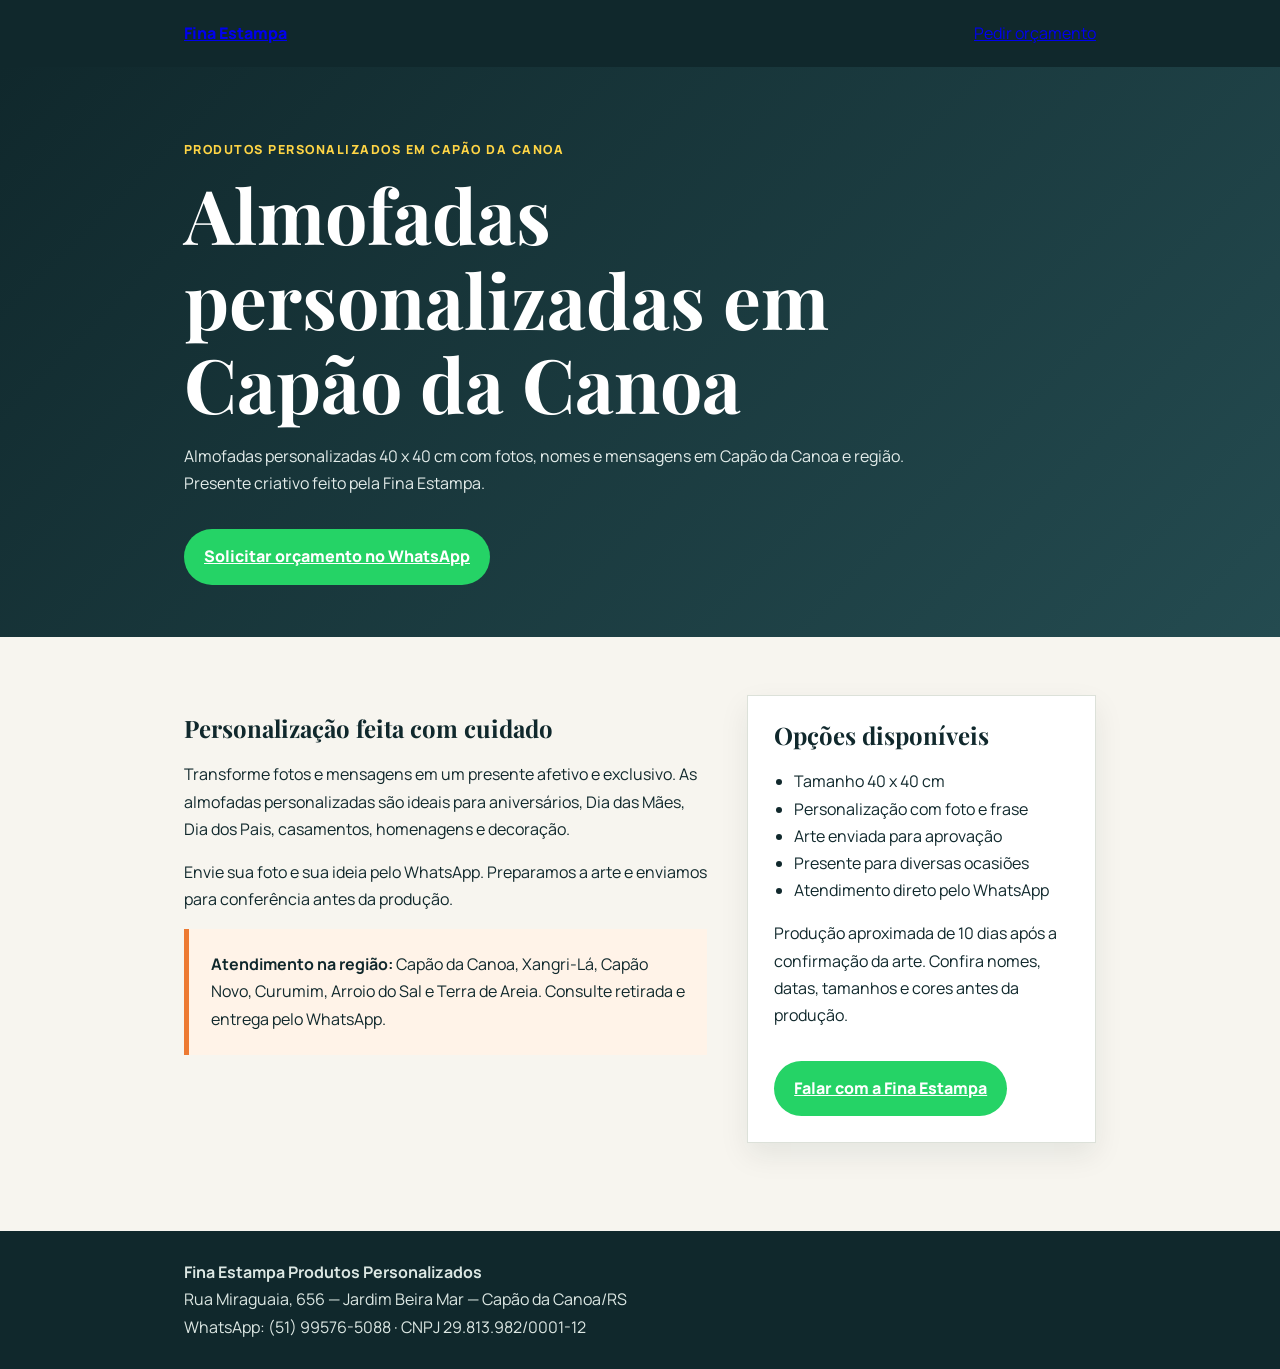
<file: almofadas-personalizadas-capao-da-canoa/index.html>
<!doctype html>
<html lang="pt-BR">
<head>
<meta charset="utf-8">
<meta name="viewport" content="width=device-width,initial-scale=1">
<title>Almofadas Personalizadas em Capão da Canoa | Fina Estampa</title>
<meta name="description" content="Almofadas personalizadas 40 x 40 cm com fotos, nomes e mensagens em Capão da Canoa e região. Presente criativo feito pela Fina Estampa.">
<meta name="robots" content="index,follow">
<link rel="canonical" href="https://www.finaestampas.com.br/almofadas-personalizadas-capao-da-canoa/">
<meta property="og:type" content="website">
<meta property="og:title" content="Almofadas Personalizadas em Capão da Canoa | Fina Estampa">
<meta property="og:description" content="Almofadas personalizadas 40 x 40 cm com fotos, nomes e mensagens em Capão da Canoa e região. Presente criativo feito pela Fina Estampa.">
<meta property="og:url" content="https://www.finaestampas.com.br/almofadas-personalizadas-capao-da-canoa/">
<link href="https://fonts.googleapis.com/css2?family=Manrope:wght@400;600;700;800&family=Playfair+Display:wght@600;700&display=swap" rel="stylesheet">
<style>:root{--ink:#10282c;--orange:#ed7a32;--paper:#f7f5ef;--white:#fff}*{box-sizing:border-box}body{margin:0;background:var(--paper);color:var(--ink);font:16px/1.7 Manrope,sans-serif}header{background:var(--ink);color:#fff;padding:20px}.wrap{max-width:960px;margin:auto;padding:0 24px}nav{display:flex;justify-content:space-between;align-items:center;gap:20px}.brand{font-weight:800}.hero{padding:72px 0 52px;background:linear-gradient(135deg,#10282c,#244b50);color:#fff}.eyebrow{color:#ffd545;text-transform:uppercase;font-size:.78rem;font-weight:800;letter-spacing:.12em}h1,h2{font-family:"Playfair Display",serif;line-height:1.12}h1{font-size:clamp(2.4rem,7vw,4.7rem);max-width:850px;margin:12px 0 18px}.hero p{max-width:720px;color:#e3ecea}.btn{display:inline-block;background:#25d366;color:#fff;font-weight:800;padding:14px 20px;border-radius:999px;margin-top:16px}.content{padding:58px 0}.grid{display:grid;grid-template-columns:1.2fr .8fr;gap:40px}.card{background:#fff;padding:26px;border:1px solid #dce1d9;box-shadow:0 12px 28px #10282c14}.card h2{margin-top:0}.list{padding-left:20px}.areas{background:#fff3e8;padding:22px;border-left:5px solid var(--orange)}footer{background:var(--ink);color:#dce7e3;padding:28px 0;margin-top:30px}@media(max-width:720px){.grid{grid-template-columns:1fr}.hero{padding:52px 0 38px}}</style>
<script type="application/ld+json">{"@context":"https://schema.org","@type":"Service","name":"Almofadas personalizadas em Capão da Canoa","provider":{"@type":"LocalBusiness","name":"Fina Estampa Produtos Personalizados","telephone":"+55 51 99576-5088","url":"https://www.finaestampas.com.br/","address":{"@type":"PostalAddress","streetAddress":"Rua Miraguaia, 656, Jardim Beira Mar","addressLocality":"Capão da Canoa","addressRegion":"RS","postalCode":"94693-328","addressCountry":"BR"}},"areaServed":["Capão da Canoa","Xangri-Lá","Capão Novo","Curumim","Arroio do Sal","Terra de Areia"],"url":"https://www.finaestampas.com.br/almofadas-personalizadas-capao-da-canoa/"}</script>
<script>(function(c,l,a,r,i,t,y){c[a]=c[a]||function(){(c[a].q=c[a].q||[]).push(arguments)};t=l.createElement(r);t.async=1;t.src="https://www.clarity.ms/tag/"+i;y=l.getElementsByTagName(r)[0];y.parentNode.insertBefore(t,y)})(window,document,"clarity","script","ym293r1lhx");</script>
</head>
<body>
<header><nav class="wrap"><a class="brand" href="/">Fina Estampa</a><a href="https://wa.me/5551995765088?text=Olá%2C%20vim%20pelo%20Google%20e%20quero%20um%20orçamento.">Pedir orçamento</a></nav></header>
<main>
<section class="hero"><div class="wrap"><div class="eyebrow">Produtos personalizados em Capão da Canoa</div><h1>Almofadas personalizadas em Capão da Canoa</h1><p>Almofadas personalizadas 40 x 40 cm com fotos, nomes e mensagens em Capão da Canoa e região. Presente criativo feito pela Fina Estampa.</p><a class="btn" href="https://wa.me/5551995765088?text=Olá%2C%20vim%20pelo%20Google%20e%20quero%20um%20orçamento." target="_blank" rel="noopener">Solicitar orçamento no WhatsApp</a></div></section>
<section class="content"><div class="wrap grid"><article><h2>Personalização feita com cuidado</h2><p>Transforme fotos e mensagens em um presente afetivo e exclusivo. As almofadas personalizadas são ideais para aniversários, Dia das Mães, Dia dos Pais, casamentos, homenagens e decoração.</p><p>Envie sua foto e sua ideia pelo WhatsApp. Preparamos a arte e enviamos para conferência antes da produção.</p><div class="areas"><strong>Atendimento na região:</strong> Capão da Canoa, Xangri-Lá, Capão Novo, Curumim, Arroio do Sal e Terra de Areia. Consulte retirada e entrega pelo WhatsApp.</div></article><aside class="card"><h2>Opções disponíveis</h2><ul class="list"><li>Tamanho 40 x 40 cm</li><li>Personalização com foto e frase</li><li>Arte enviada para aprovação</li><li>Presente para diversas ocasiões</li><li>Atendimento direto pelo WhatsApp</li></ul><p>Produção aproximada de 10 dias após a confirmação da arte. Confira nomes, datas, tamanhos e cores antes da produção.</p><a class="btn" href="https://wa.me/5551995765088?text=Olá%2C%20vim%20pelo%20Google%20e%20quero%20um%20orçamento." target="_blank" rel="noopener">Falar com a Fina Estampa</a></aside></div></section>
</main>
<footer><div class="wrap"><strong>Fina Estampa Produtos Personalizados</strong><br>Rua Miraguaia, 656 — Jardim Beira Mar — Capão da Canoa/RS<br>WhatsApp: (51) 99576-5088 · CNPJ 29.813.982/0001-12</div></footer>
</body></html>
</file>
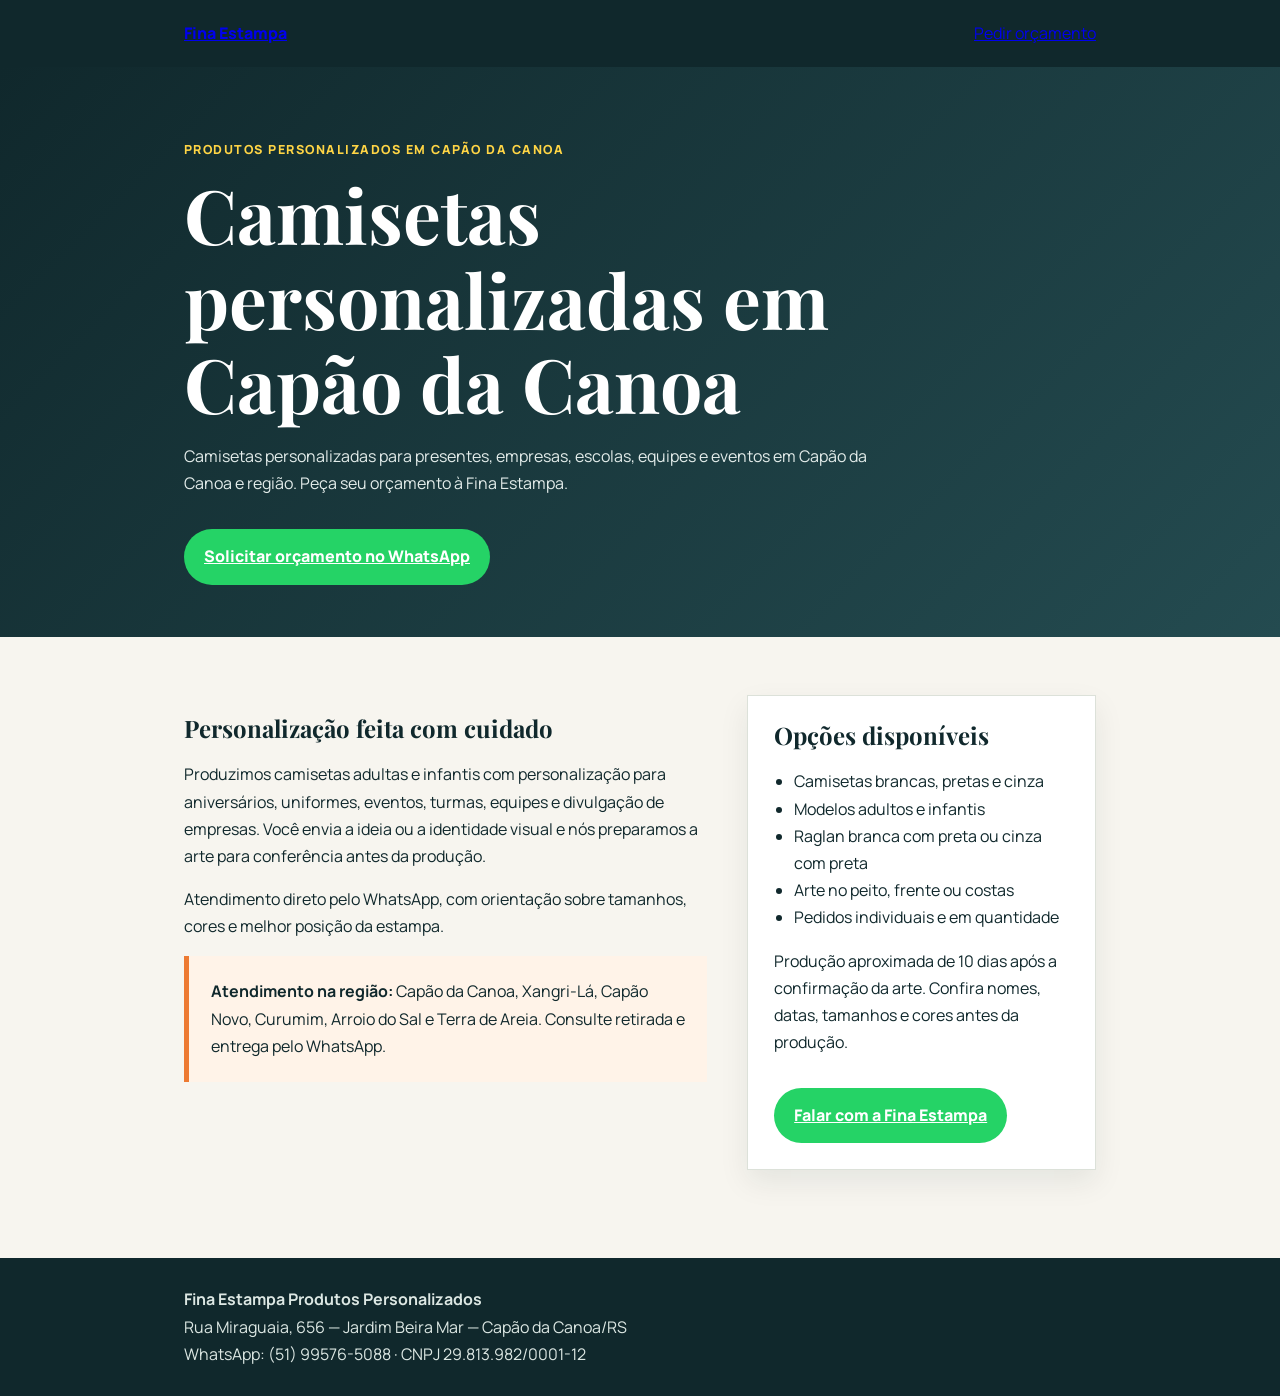
<file: camisetas-personalizadas-capao-da-canoa/index.html>
<!doctype html>
<html lang="pt-BR">
<head>
<meta charset="utf-8">
<meta name="viewport" content="width=device-width,initial-scale=1">
<title>Camisetas Personalizadas em Capão da Canoa | Fina Estampa</title>
<meta name="description" content="Camisetas personalizadas para presentes, empresas, escolas, equipes e eventos em Capão da Canoa e região. Peça seu orçamento à Fina Estampa.">
<meta name="robots" content="index,follow">
<link rel="canonical" href="https://www.finaestampas.com.br/camisetas-personalizadas-capao-da-canoa/">
<meta property="og:type" content="website">
<meta property="og:title" content="Camisetas Personalizadas em Capão da Canoa | Fina Estampa">
<meta property="og:description" content="Camisetas personalizadas para presentes, empresas, escolas, equipes e eventos em Capão da Canoa e região. Peça seu orçamento à Fina Estampa.">
<meta property="og:url" content="https://www.finaestampas.com.br/camisetas-personalizadas-capao-da-canoa/">
<link href="https://fonts.googleapis.com/css2?family=Manrope:wght@400;600;700;800&family=Playfair+Display:wght@600;700&display=swap" rel="stylesheet">
<style>:root{--ink:#10282c;--orange:#ed7a32;--paper:#f7f5ef;--white:#fff}*{box-sizing:border-box}body{margin:0;background:var(--paper);color:var(--ink);font:16px/1.7 Manrope,sans-serif}header{background:var(--ink);color:#fff;padding:20px}.wrap{max-width:960px;margin:auto;padding:0 24px}nav{display:flex;justify-content:space-between;align-items:center;gap:20px}.brand{font-weight:800}.hero{padding:72px 0 52px;background:linear-gradient(135deg,#10282c,#244b50);color:#fff}.eyebrow{color:#ffd545;text-transform:uppercase;font-size:.78rem;font-weight:800;letter-spacing:.12em}h1,h2{font-family:"Playfair Display",serif;line-height:1.12}h1{font-size:clamp(2.4rem,7vw,4.7rem);max-width:850px;margin:12px 0 18px}.hero p{max-width:720px;color:#e3ecea}.btn{display:inline-block;background:#25d366;color:#fff;font-weight:800;padding:14px 20px;border-radius:999px;margin-top:16px}.content{padding:58px 0}.grid{display:grid;grid-template-columns:1.2fr .8fr;gap:40px}.card{background:#fff;padding:26px;border:1px solid #dce1d9;box-shadow:0 12px 28px #10282c14}.card h2{margin-top:0}.list{padding-left:20px}.areas{background:#fff3e8;padding:22px;border-left:5px solid var(--orange)}footer{background:var(--ink);color:#dce7e3;padding:28px 0;margin-top:30px}@media(max-width:720px){.grid{grid-template-columns:1fr}.hero{padding:52px 0 38px}}</style>
<script type="application/ld+json">{"@context":"https://schema.org","@type":"Service","name":"Camisetas personalizadas em Capão da Canoa","provider":{"@type":"LocalBusiness","name":"Fina Estampa Produtos Personalizados","telephone":"+55 51 99576-5088","url":"https://www.finaestampas.com.br/","address":{"@type":"PostalAddress","streetAddress":"Rua Miraguaia, 656, Jardim Beira Mar","addressLocality":"Capão da Canoa","addressRegion":"RS","postalCode":"94693-328","addressCountry":"BR"}},"areaServed":["Capão da Canoa","Xangri-Lá","Capão Novo","Curumim","Arroio do Sal","Terra de Areia"],"url":"https://www.finaestampas.com.br/camisetas-personalizadas-capao-da-canoa/"}</script>
<script>(function(c,l,a,r,i,t,y){c[a]=c[a]||function(){(c[a].q=c[a].q||[]).push(arguments)};t=l.createElement(r);t.async=1;t.src="https://www.clarity.ms/tag/"+i;y=l.getElementsByTagName(r)[0];y.parentNode.insertBefore(t,y)})(window,document,"clarity","script","ym293r1lhx");</script>
</head>
<body>
<header><nav class="wrap"><a class="brand" href="/">Fina Estampa</a><a href="https://wa.me/5551995765088?text=Olá%2C%20vim%20pelo%20Google%20e%20quero%20um%20orçamento.">Pedir orçamento</a></nav></header>
<main>
<section class="hero"><div class="wrap"><div class="eyebrow">Produtos personalizados em Capão da Canoa</div><h1>Camisetas personalizadas em Capão da Canoa</h1><p>Camisetas personalizadas para presentes, empresas, escolas, equipes e eventos em Capão da Canoa e região. Peça seu orçamento à Fina Estampa.</p><a class="btn" href="https://wa.me/5551995765088?text=Olá%2C%20vim%20pelo%20Google%20e%20quero%20um%20orçamento." target="_blank" rel="noopener">Solicitar orçamento no WhatsApp</a></div></section>
<section class="content"><div class="wrap grid"><article><h2>Personalização feita com cuidado</h2><p>Produzimos camisetas adultas e infantis com personalização para aniversários, uniformes, eventos, turmas, equipes e divulgação de empresas. Você envia a ideia ou a identidade visual e nós preparamos a arte para conferência antes da produção.</p><p>Atendimento direto pelo WhatsApp, com orientação sobre tamanhos, cores e melhor posição da estampa.</p><div class="areas"><strong>Atendimento na região:</strong> Capão da Canoa, Xangri-Lá, Capão Novo, Curumim, Arroio do Sal e Terra de Areia. Consulte retirada e entrega pelo WhatsApp.</div></article><aside class="card"><h2>Opções disponíveis</h2><ul class="list"><li>Camisetas brancas, pretas e cinza</li><li>Modelos adultos e infantis</li><li>Raglan branca com preta ou cinza com preta</li><li>Arte no peito, frente ou costas</li><li>Pedidos individuais e em quantidade</li></ul><p>Produção aproximada de 10 dias após a confirmação da arte. Confira nomes, datas, tamanhos e cores antes da produção.</p><a class="btn" href="https://wa.me/5551995765088?text=Olá%2C%20vim%20pelo%20Google%20e%20quero%20um%20orçamento." target="_blank" rel="noopener">Falar com a Fina Estampa</a></aside></div></section>
</main>
<footer><div class="wrap"><strong>Fina Estampa Produtos Personalizados</strong><br>Rua Miraguaia, 656 — Jardim Beira Mar — Capão da Canoa/RS<br>WhatsApp: (51) 99576-5088 · CNPJ 29.813.982/0001-12</div></footer>
</body></html>
</file>
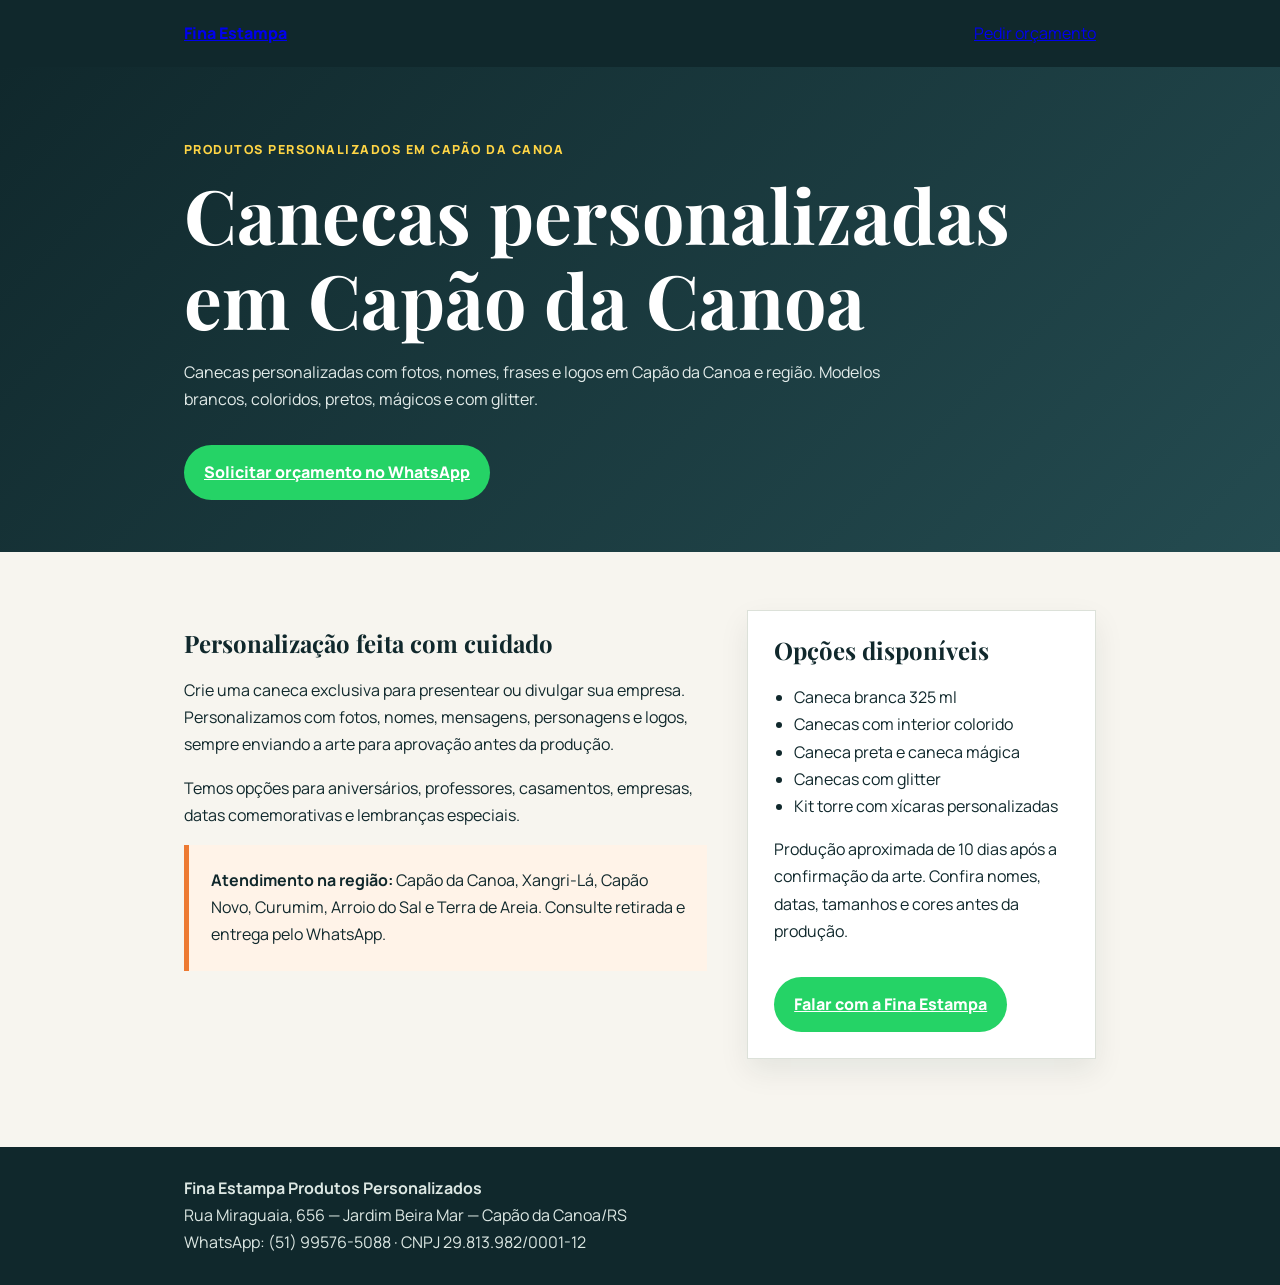
<file: canecas-personalizadas-capao-da-canoa/index.html>
<!doctype html>
<html lang="pt-BR">
<head>
<meta charset="utf-8">
<meta name="viewport" content="width=device-width,initial-scale=1">
<title>Canecas Personalizadas em Capão da Canoa | Fina Estampa</title>
<meta name="description" content="Canecas personalizadas com fotos, nomes, frases e logos em Capão da Canoa e região. Modelos brancos, coloridos, pretos, mágicos e com glitter.">
<meta name="robots" content="index,follow">
<link rel="canonical" href="https://www.finaestampas.com.br/canecas-personalizadas-capao-da-canoa/">
<meta property="og:type" content="website">
<meta property="og:title" content="Canecas Personalizadas em Capão da Canoa | Fina Estampa">
<meta property="og:description" content="Canecas personalizadas com fotos, nomes, frases e logos em Capão da Canoa e região. Modelos brancos, coloridos, pretos, mágicos e com glitter.">
<meta property="og:url" content="https://www.finaestampas.com.br/canecas-personalizadas-capao-da-canoa/">
<link href="https://fonts.googleapis.com/css2?family=Manrope:wght@400;600;700;800&family=Playfair+Display:wght@600;700&display=swap" rel="stylesheet">
<style>:root{--ink:#10282c;--orange:#ed7a32;--paper:#f7f5ef;--white:#fff}*{box-sizing:border-box}body{margin:0;background:var(--paper);color:var(--ink);font:16px/1.7 Manrope,sans-serif}header{background:var(--ink);color:#fff;padding:20px}.wrap{max-width:960px;margin:auto;padding:0 24px}nav{display:flex;justify-content:space-between;align-items:center;gap:20px}.brand{font-weight:800}.hero{padding:72px 0 52px;background:linear-gradient(135deg,#10282c,#244b50);color:#fff}.eyebrow{color:#ffd545;text-transform:uppercase;font-size:.78rem;font-weight:800;letter-spacing:.12em}h1,h2{font-family:"Playfair Display",serif;line-height:1.12}h1{font-size:clamp(2.4rem,7vw,4.7rem);max-width:850px;margin:12px 0 18px}.hero p{max-width:720px;color:#e3ecea}.btn{display:inline-block;background:#25d366;color:#fff;font-weight:800;padding:14px 20px;border-radius:999px;margin-top:16px}.content{padding:58px 0}.grid{display:grid;grid-template-columns:1.2fr .8fr;gap:40px}.card{background:#fff;padding:26px;border:1px solid #dce1d9;box-shadow:0 12px 28px #10282c14}.card h2{margin-top:0}.list{padding-left:20px}.areas{background:#fff3e8;padding:22px;border-left:5px solid var(--orange)}footer{background:var(--ink);color:#dce7e3;padding:28px 0;margin-top:30px}@media(max-width:720px){.grid{grid-template-columns:1fr}.hero{padding:52px 0 38px}}</style>
<script type="application/ld+json">{"@context":"https://schema.org","@type":"Service","name":"Canecas personalizadas em Capão da Canoa","provider":{"@type":"LocalBusiness","name":"Fina Estampa Produtos Personalizados","telephone":"+55 51 99576-5088","url":"https://www.finaestampas.com.br/","address":{"@type":"PostalAddress","streetAddress":"Rua Miraguaia, 656, Jardim Beira Mar","addressLocality":"Capão da Canoa","addressRegion":"RS","postalCode":"94693-328","addressCountry":"BR"}},"areaServed":["Capão da Canoa","Xangri-Lá","Capão Novo","Curumim","Arroio do Sal","Terra de Areia"],"url":"https://www.finaestampas.com.br/canecas-personalizadas-capao-da-canoa/"}</script>
<script>(function(c,l,a,r,i,t,y){c[a]=c[a]||function(){(c[a].q=c[a].q||[]).push(arguments)};t=l.createElement(r);t.async=1;t.src="https://www.clarity.ms/tag/"+i;y=l.getElementsByTagName(r)[0];y.parentNode.insertBefore(t,y)})(window,document,"clarity","script","ym293r1lhx");</script>
</head>
<body>
<header><nav class="wrap"><a class="brand" href="/">Fina Estampa</a><a href="https://wa.me/5551995765088?text=Olá%2C%20vim%20pelo%20Google%20e%20quero%20um%20orçamento.">Pedir orçamento</a></nav></header>
<main>
<section class="hero"><div class="wrap"><div class="eyebrow">Produtos personalizados em Capão da Canoa</div><h1>Canecas personalizadas em Capão da Canoa</h1><p>Canecas personalizadas com fotos, nomes, frases e logos em Capão da Canoa e região. Modelos brancos, coloridos, pretos, mágicos e com glitter.</p><a class="btn" href="https://wa.me/5551995765088?text=Olá%2C%20vim%20pelo%20Google%20e%20quero%20um%20orçamento." target="_blank" rel="noopener">Solicitar orçamento no WhatsApp</a></div></section>
<section class="content"><div class="wrap grid"><article><h2>Personalização feita com cuidado</h2><p>Crie uma caneca exclusiva para presentear ou divulgar sua empresa. Personalizamos com fotos, nomes, mensagens, personagens e logos, sempre enviando a arte para aprovação antes da produção.</p><p>Temos opções para aniversários, professores, casamentos, empresas, datas comemorativas e lembranças especiais.</p><div class="areas"><strong>Atendimento na região:</strong> Capão da Canoa, Xangri-Lá, Capão Novo, Curumim, Arroio do Sal e Terra de Areia. Consulte retirada e entrega pelo WhatsApp.</div></article><aside class="card"><h2>Opções disponíveis</h2><ul class="list"><li>Caneca branca 325 ml</li><li>Canecas com interior colorido</li><li>Caneca preta e caneca mágica</li><li>Canecas com glitter</li><li>Kit torre com xícaras personalizadas</li></ul><p>Produção aproximada de 10 dias após a confirmação da arte. Confira nomes, datas, tamanhos e cores antes da produção.</p><a class="btn" href="https://wa.me/5551995765088?text=Olá%2C%20vim%20pelo%20Google%20e%20quero%20um%20orçamento." target="_blank" rel="noopener">Falar com a Fina Estampa</a></aside></div></section>
</main>
<footer><div class="wrap"><strong>Fina Estampa Produtos Personalizados</strong><br>Rua Miraguaia, 656 — Jardim Beira Mar — Capão da Canoa/RS<br>WhatsApp: (51) 99576-5088 · CNPJ 29.813.982/0001-12</div></footer>
</body></html>
</file>
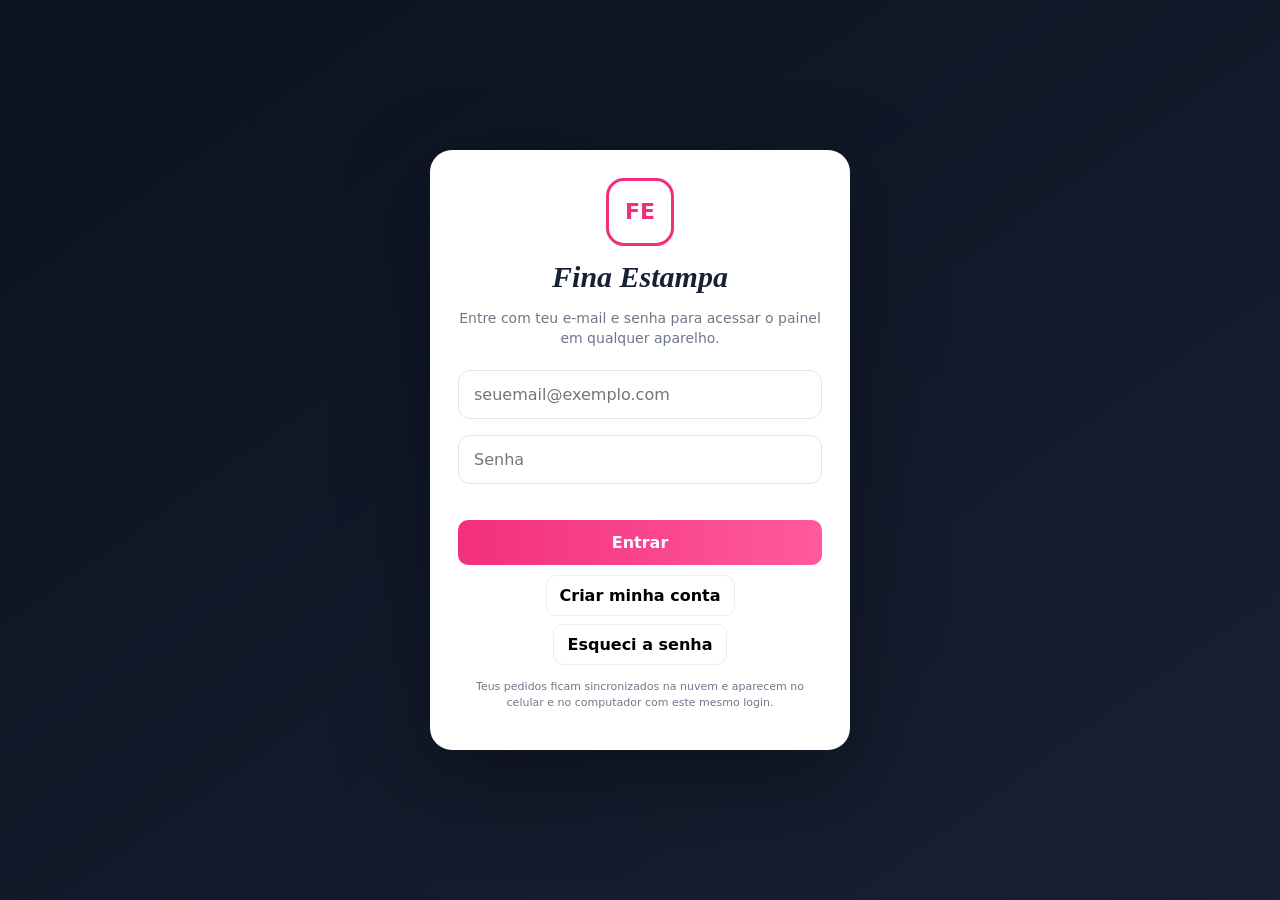
<file: public/painel/index.html>
<!doctype html>
<html lang="pt-BR">
<head>
<meta charset="utf-8">
<meta name="viewport" content="width=device-width,initial-scale=1,viewport-fit=cover">
<meta name="theme-color" content="#111827">
<meta name="robots" content="noindex,nofollow">
<link rel="manifest" href="/painel/manifest.webmanifest">
<title>Painel Fina Estampa</title>
<style>
:root{--bg:#f6f7fb;--card:#fff;--ink:#182033;--muted:#6f7788;--line:#e9edf5;--nav:#111827;--pink:#f22f7d;--pink2:#ff5a9d;--green:#19b36b;--blue:#2f80ed;--amber:#f0a51a;--violet:#7b61ff;--red:#e34b4b;--shadow:0 10px 30px rgba(16,24,40,.08)}
*{box-sizing:border-box}body{margin:0;background:var(--bg);color:var(--ink);font-family:Inter,system-ui,-apple-system,Segoe UI,Roboto,Arial,sans-serif}
button,input,select{font:inherit}.app{min-height:100vh;display:grid;grid-template-columns:245px 1fr}.side{background:linear-gradient(180deg,#111827,#0b1220);color:white;padding:24px 16px;position:sticky;top:0;height:100vh}
.brand{display:flex;align-items:center;gap:11px;padding:3px 8px 24px}.mark{width:42px;height:42px;border:2px solid #ff4d97;border-radius:12px;display:grid;place-items:center;font-weight:900;color:#ff4d97}.brand b{font-size:23px;font-family:Georgia,serif;font-style:italic}.brand small{display:block;letter-spacing:2px;font-size:8px;color:#cbd5e1;margin-top:4px}
.nav{display:grid;gap:6px}.nav button{border:0;background:transparent;color:#dbe4f1;text-align:left;padding:13px 14px;border-radius:11px;cursor:pointer;display:flex;gap:11px;align-items:center}.nav button.active,.nav button:hover{background:linear-gradient(90deg,var(--pink),var(--pink2));color:#fff}.new{margin-top:18px;width:100%;border:0;background:linear-gradient(90deg,var(--pink),var(--pink2));color:#fff;padding:14px;border-radius:12px;font-weight:800;cursor:pointer}.side-foot{position:absolute;bottom:20px;left:22px;right:22px;color:#aab4c3;font-size:12px;border-top:1px solid #263247;padding-top:16px}
.main{padding:22px 24px 50px;min-width:0}.top{display:flex;gap:15px;align-items:center;justify-content:space-between;margin-bottom:20px}.search{flex:1;max-width:560px;position:relative}.search input{width:100%;padding:13px 16px 13px 42px;border:1px solid var(--line);border-radius:12px;background:#fff;outline:0}.search span{position:absolute;left:14px;top:11px}.user{display:flex;align-items:center;gap:10px}.avatar{width:38px;height:38px;border-radius:50%;background:#281448;color:#fff;display:grid;place-items:center;font-weight:800}.hello h1{margin:0 0 3px;font-size:28px}.hello p{margin:0;color:var(--muted)}.row-head{display:flex;align-items:end;justify-content:space-between;gap:15px;margin:8px 0 18px}.date{color:var(--muted);font-size:13px}
.cards{display:grid;grid-template-columns:repeat(4,minmax(0,1fr));gap:14px;margin-bottom:14px}.card{background:var(--card);border:1px solid var(--line);border-radius:15px;padding:17px;box-shadow:0 2px 5px rgba(16,24,40,.02)}.card .label{font-size:13px;color:var(--muted)}.card .value{font-size:26px;font-weight:900;margin-top:6px}.card .sub{font-size:11px;color:var(--muted);margin-top:5px}.accent-green{background:linear-gradient(145deg,#f0fff7,#fff)}.accent-blue{background:linear-gradient(145deg,#eef8ff,#fff)}.accent-amber{background:linear-gradient(145deg,#fff8e8,#fff)}.accent-pink{background:linear-gradient(145deg,#fff0f7,#fff)}
.status-grid{display:grid;grid-template-columns:repeat(5,minmax(0,1fr));gap:12px;margin-bottom:18px}.status-card{background:#fff;border:1px solid var(--line);border-radius:14px;padding:14px;text-align:center}.status-card b{font-size:22px;display:block}.status-card span{font-size:12px;color:var(--muted)}
.panel{background:#fff;border:1px solid var(--line);border-radius:16px;box-shadow:0 2px 5px rgba(16,24,40,.02);overflow:hidden;margin-bottom:18px}.panel-head{padding:16px 18px;border-bottom:1px solid var(--line);display:flex;justify-content:space-between;align-items:center;gap:12px}.panel-head h2{font-size:16px;margin:0}.panel-head button,.mini-btn{border:0;background:none;color:var(--pink);font-weight:700;cursor:pointer}
.table-wrap{overflow:auto}table{width:100%;border-collapse:collapse;min-width:820px}th,td{padding:12px 14px;border-bottom:1px solid #f0f2f6;text-align:left;font-size:13px}th{color:#596174;background:#fbfcfe;font-size:11px;text-transform:uppercase;letter-spacing:.04em}.badge{display:inline-flex;padding:6px 9px;border-radius:999px;font-size:11px;font-weight:800}.orcamento{background:#f0f2f6;color:#5f6778}.confirmado{background:#eaf3ff;color:#1d65c1}.producao{background:#fff3d7;color:#a16a00}.pronto{background:#eee9ff;color:#6547d8}.entregue{background:#dff8ea;color:#087c44}.cancelado{background:#ffe8e8;color:#a72f2f}
.actions{display:flex;gap:6px}.icon-btn{border:1px solid var(--line);background:white;border-radius:8px;padding:6px 8px;cursor:pointer}.icon-btn:hover{background:#f8fafc}
.two{display:grid;grid-template-columns:1.4fr 1fr;gap:18px}.empty{padding:32px 20px;text-align:center;color:var(--muted)}.empty b{display:block;color:var(--ink);margin-bottom:6px}.page{display:none}.page.active{display:block}
.toolbar{display:flex;gap:10px;flex-wrap:wrap}.primary{border:0;background:linear-gradient(90deg,var(--pink),var(--pink2));color:#fff;padding:11px 14px;border-radius:10px;font-weight:800;cursor:pointer}.secondary{border:1px solid var(--line);background:#fff;padding:10px 13px;border-radius:10px;font-weight:700;cursor:pointer}.danger{color:var(--red)}
.modal{position:fixed;inset:0;background:rgba(13,20,34,.52);display:none;align-items:center;justify-content:center;padding:18px;z-index:50}.modal.open{display:flex}.modal-card{background:#fff;width:min(720px,100%);max-height:92vh;overflow:auto;border-radius:18px;box-shadow:0 22px 70px rgba(0,0,0,.25)}.modal-head{padding:18px 20px;border-bottom:1px solid var(--line);display:flex;justify-content:space-between;align-items:center}.modal-head h3{margin:0}.close{border:0;background:#f2f4f8;border-radius:9px;width:34px;height:34px;cursor:pointer}.form{padding:20px;display:grid;grid-template-columns:repeat(2,minmax(0,1fr));gap:14px}.field{display:grid;gap:6px}.field.full{grid-column:1/-1}.field label{font-size:12px;font-weight:800;color:#596174}.field input,.field select{border:1px solid #dfe4ec;border-radius:10px;padding:11px 12px;outline:none}.field input:focus,.field select:focus{border-color:#f45a9c;box-shadow:0 0 0 3px #ffe8f2}.modal-foot{padding:0 20px 20px;display:flex;justify-content:flex-end;gap:10px}
.notice{padding:13px 15px;background:#fff7df;border:1px solid #f4dd92;border-radius:12px;color:#795d12;font-size:12px;margin-bottom:16px}.kpis{display:grid;grid-template-columns:repeat(3,1fr);gap:14px}.big-number{font-size:28px;font-weight:900}.muted{color:var(--muted)}.stock-line{display:flex;gap:12px;align-items:center;justify-content:space-between;padding:13px 16px;border-bottom:1px solid var(--line)}.stock-line:last-child{border-bottom:0}.qty{font-weight:900;font-size:19px}
.mobile-head{display:none}.fab{display:none}
.login-screen{position:fixed;inset:0;z-index:100;background:linear-gradient(145deg,#0b1220,#182033);display:grid;place-items:center;padding:20px}
.login-box{width:min(420px,100%);background:#fff;border-radius:22px;padding:28px;box-shadow:0 30px 90px rgba(0,0,0,.38);text-align:center}
.login-logo{width:68px;height:68px;border:3px solid var(--pink);border-radius:18px;display:grid;place-items:center;margin:0 auto 14px;color:var(--pink);font-weight:900;font-size:22px}
.login-box h1{margin:0;font-family:Georgia,serif;font-style:italic;font-size:30px}.login-box p{color:var(--muted);font-size:14px;line-height:1.45}.pin-input{width:100%;padding:14px 15px;border:1px solid #dfe4ec;border-radius:12px;text-align:center;font-size:24px;letter-spacing:8px;outline:none;margin:8px 0}.pin-input:focus{border-color:#f45a9c;box-shadow:0 0 0 3px #ffe8f2}.login-error{min-height:20px;color:#b52e2e;font-size:12px;margin-top:8px}.login-help{font-size:11px!important;margin-top:14px!important}.locked .app,.locked .mobile-nav,.locked .fab{display:none!important}.logout{border:1px solid var(--line);background:#fff;color:#596174;border-radius:9px;padding:7px 10px;cursor:pointer;font-size:12px;font-weight:700}
@media(max-width:980px){.app{grid-template-columns:1fr}.side{display:none}.main{padding:14px 12px 90px}.mobile-head{display:flex;justify-content:space-between;align-items:center;margin-bottom:12px}.mobile-head b{font-family:Georgia,serif;font-style:italic;font-size:22px}.top{gap:8px}.user{display:none}.row-head{align-items:flex-start}.cards{grid-template-columns:repeat(2,minmax(0,1fr))}.status-grid{grid-template-columns:repeat(2,minmax(0,1fr))}.two{grid-template-columns:1fr}.mobile-nav{position:fixed;z-index:30;bottom:0;left:0;right:0;background:#fff;border-top:1px solid var(--line);display:grid;grid-template-columns:repeat(5,1fr);padding:7px 5px calc(7px + env(safe-area-inset-bottom));box-shadow:0 -6px 25px rgba(0,0,0,.08)}.mobile-nav button{border:0;background:none;font-size:10px;color:#596174;padding:4px 2px}.mobile-nav button.active{color:var(--pink);font-weight:800}.mobile-nav i{display:block;font-style:normal;font-size:19px;margin-bottom:2px}.fab{display:grid;position:fixed;right:18px;bottom:76px;width:52px;height:52px;border-radius:50%;border:0;background:var(--pink);color:white;place-items:center;font-size:27px;box-shadow:0 10px 25px rgba(242,47,125,.35);z-index:31}.form{grid-template-columns:1fr}.field.full{grid-column:auto}}
@media(max-width:560px){.cards{grid-template-columns:1fr 1fr}.card .value{font-size:20px}.kpis{grid-template-columns:1fr}.hello h1{font-size:23px}.search input{font-size:14px}}
</style>
</head>
<body class="locked">
<div class="login-screen" id="loginScreen">
  <div class="login-box">
    <div class="login-logo">FE</div>
    <h1>Fina Estampa</h1>
    <p id="loginText">Entre com teu e-mail e senha para acessar o painel em qualquer aparelho.</p>
    <form id="loginForm">
      <input class="pin-input" id="emailInput" type="email" autocomplete="email" placeholder="seuemail@exemplo.com" style="letter-spacing:0;font-size:16px;text-align:left" required>
      <input class="pin-input" id="passwordInput" type="password" autocomplete="current-password" placeholder="Senha" style="letter-spacing:0;font-size:16px;text-align:left" required>
      <div class="login-error" id="loginError"></div>
      <button class="primary" id="loginBtn" type="submit" style="width:100%;padding:13px">Entrar</button>
    </form>
    <div style="display:flex;gap:8px;justify-content:center;flex-wrap:wrap;margin-top:10px">
      <button class="secondary" id="createAccountBtn" type="button">Criar minha conta</button>
      <button class="secondary" id="forgotBtn" type="button">Esqueci a senha</button>
    </div>
    <p class="login-help">Teus pedidos ficam sincronizados na nuvem e aparecem no celular e no computador com este mesmo login.</p>
  </div>
</div>
<div class="app">
<aside class="side">
  <div class="brand"><div class="mark">FE</div><div><b>Fina Estampa</b><small>PRODUTOS PERSONALIZADOS</small></div></div>
  <div class="nav">
    <button class="active" data-page="inicio">🏠 Início</button>
    <button data-page="pedidos">🛒 Pedidos</button>
    <button data-page="clientes">👥 Clientes</button>
    <button data-page="estoque">📦 Estoque</button>
    <button data-page="financeiro">💰 Financeiro</button>
    <button data-page="config">⚙️ Backup</button>
  </div>
  <button class="new" id="newOrderSide">＋ Novo pedido</button>
  <div class="side-foot">Fina Estampa • Desde 2015<br><span style="color:#ff6aa7">♥</span> Controle simples para o dia a dia</div>
</aside>

<main class="main">
  <div class="mobile-head"><b>Fina Estampa</b><button class="logout" id="logoutMobile">Sair</button></div>
  <div class="top">
    <div class="search"><span>⌕</span><input id="search" placeholder="Buscar pedido, cliente ou produto..."></div>
    <div class="user"><div class="avatar">FE</div><div><b>Fina Estampa</b><small style="display:block;color:#7b8493">Administrador</small></div><button class="logout" id="logoutBtn">Sair</button></div>
  </div>

  <section id="inicio" class="page active">
    <div class="row-head"><div class="hello"><h1>Olá! 👋</h1><p>Aqui está o resumo da sua loja.</p></div><div class="date" id="today"></div></div>
    <div class="notice">🔒 Nesta primeira versão, os dados ficam salvos somente neste navegador. Faça um backup pelo menu “Backup” de tempos em tempos.</div>
    <div class="cards">
      <div class="card accent-green"><div class="label">Vendas cadastradas</div><div class="value" id="kSales">R$ 0,00</div><div class="sub">Valor total dos pedidos</div></div>
      <div class="card accent-blue"><div class="label">Recebido</div><div class="value" id="kReceived">R$ 0,00</div><div class="sub" id="kReceivedSub">0% do total</div></div>
      <div class="card accent-amber"><div class="label">A receber</div><div class="value" id="kPending">R$ 0,00</div><div class="sub">Saldos pendentes</div></div>
      <div class="card accent-pink"><div class="label">Em produção</div><div class="value" id="kProduction">0</div><div class="sub">Pedidos em andamento</div></div>
    </div>
    <div class="status-grid">
      <div class="status-card"><b id="sOrc">0</b><span>Orçamentos</span></div>
      <div class="status-card"><b id="sConf">0</b><span>Confirmados</span></div>
      <div class="status-card"><b id="sProd">0</b><span>Em produção</span></div>
      <div class="status-card"><b id="sReady">0</b><span>Prontos</span></div>
      <div class="status-card"><b id="sDone">0</b><span>Entregues</span></div>
    </div>
    <div class="two">
      <div class="panel">
        <div class="panel-head"><h2>Pedidos recentes</h2><button data-go="pedidos">Ver todos</button></div>
        <div class="table-wrap"><table><thead><tr><th>#</th><th>Cliente</th><th>Produto</th><th>Total</th><th>Recebido</th><th>Saldo</th><th>Status</th><th>Prazo</th></tr></thead><tbody id="recentRows"></tbody></table></div>
        <div class="empty" id="recentEmpty"><b>Nenhum pedido ainda</b>Clique em “Novo pedido” para começar.</div>
      </div>
      <div class="panel">
        <div class="panel-head"><h2>Próximas entregas</h2></div>
        <div id="upcoming"></div>
      </div>
    </div>
  </section>

  <section id="pedidos" class="page">
    <div class="row-head"><div class="hello"><h1>Pedidos</h1><p>Cadastre e acompanhe todos os pedidos.</p></div><button class="primary" id="newOrderTop">＋ Novo pedido</button></div>
    <div class="panel"><div class="table-wrap"><table><thead><tr><th>#</th><th>Cliente</th><th>Produto</th><th>Qtd.</th><th>Total</th><th>Recebido</th><th>Saldo</th><th>Status</th><th>Prazo</th><th>Ações</th></tr></thead><tbody id="orderRows"></tbody></table></div><div class="empty" id="ordersEmpty"><b>Nenhum pedido cadastrado</b>Teu primeiro pedido vai aparecer aqui.</div></div>
  </section>

  <section id="clientes" class="page">
    <div class="row-head"><div class="hello"><h1>Clientes</h1><p>Cadastre clientes mesmo antes de existir um pedido.</p></div><button class="primary" id="newClient">＋ Novo cliente</button></div>
    <div class="panel"><div class="table-wrap"><table style="min-width:760px"><thead><tr><th>Cliente</th><th>Telefone</th><th>Pedidos</th><th>Total comprado</th><th>Último pedido</th><th>Ações</th></tr></thead><tbody id="clientRows"></tbody></table></div><div class="empty" id="clientsEmpty"><b>Nenhum cliente cadastrado</b>Clique em “Novo cliente” para começar.</div></div>
  </section>

  <section id="estoque" class="page">
    <div class="row-head"><div class="hello"><h1>Estoque</h1><p>Pode cadastrar aos poucos, sem precisar contar tudo agora.</p></div><button class="primary" id="newStock">＋ Adicionar item</button></div>
    <div class="notice">💡 Sugestão: comece somente pelos itens que tu mais usa, como camisetas e canecas. O restante pode entrar depois.</div>
    <div class="panel" id="stockList"></div>
  </section>

  <section id="financeiro" class="page">
    <div class="row-head"><div class="hello"><h1>Financeiro</h1><p>Resumo automático com base nos pedidos.</p></div></div>
    <div class="kpis">
      <div class="card"><div class="label">Faturamento cadastrado</div><div class="big-number" id="fTotal">R$ 0,00</div></div>
      <div class="card"><div class="label">Já recebido</div><div class="big-number" id="fReceived">R$ 0,00</div></div>
      <div class="card"><div class="label">Ainda a receber</div><div class="big-number" id="fPending">R$ 0,00</div></div>
    </div>
    <div class="panel" style="margin-top:18px"><div class="panel-head"><h2>Pedidos com saldo pendente</h2></div><div class="table-wrap"><table><thead><tr><th>#</th><th>Cliente</th><th>Total</th><th>Recebido</th><th>Saldo</th><th>Status</th></tr></thead><tbody id="pendingRows"></tbody></table></div><div class="empty" id="pendingEmpty"><b>Nenhum saldo pendente</b>Quando houver valores a receber, eles aparecerão aqui.</div></div>
  </section>

  <section id="config" class="page">
    <div class="row-head"><div class="hello"><h1>Backup</h1><p>Proteja e transfira teus dados.</p></div></div>
    <div class="panel">
      <div class="panel-head"><h2>Dados deste dispositivo</h2></div>
      <div style="padding:18px">
        <p class="muted" style="max-width:720px">O backup salva pedidos e estoque em um arquivo. Guarde esse arquivo no computador ou Google Drive. Para usar em outro navegador/dispositivo, faça o backup aqui e importe lá.</p>
        <div class="toolbar"><button class="primary" id="backupBtn">⬇ Baixar backup</button><label class="secondary" style="cursor:pointer">⬆ Importar backup<input id="restoreInput" type="file" accept="application/json" hidden></label><button class="secondary" id="csvBtn">Planilha CSV</button><button class="secondary danger" id="clearBtn">Apagar todos os dados</button></div>
        <p class="muted" id="storageInfo" style="margin-top:18px"></p>
      </div>
    </div>
  </section>
</main>
</div>

<div class="mobile-nav" style="display:none">
  <button class="active" data-page="inicio"><i>⌂</i>Início</button>
  <button data-page="pedidos"><i>🛒</i>Pedidos</button>
  <button data-page="clientes"><i>👥</i>Clientes</button>
  <button data-page="estoque"><i>📦</i>Estoque</button>
  <button data-page="financeiro"><i>💰</i>Financeiro</button>
</div>
<button class="fab" id="fab">＋</button>

<div class="modal" id="orderModal">
  <div class="modal-card">
    <div class="modal-head"><h3 id="orderModalTitle">Novo pedido</h3><button class="close" data-close="orderModal">✕</button></div>
    <form id="orderForm">
      <input type="hidden" id="oId">
      <div class="form">
        <div class="field"><label>Cliente *</label><input id="oClient" list="clientOptions" autocomplete="off" required placeholder="Digite ou escolha o cliente"><datalist id="clientOptions"></datalist></div>
        <div class="field"><label>WhatsApp / telefone</label><input id="oPhone" placeholder="(51) 99999-9999"></div>
        <div class="field full"><label>Produto *</label><input id="oProduct" list="stockOptions" autocomplete="off" required placeholder="Digite ou escolha um produto do estoque"><input type="hidden" id="oStockId"><datalist id="stockOptions"></datalist><div class="muted" id="stockHint" style="font-size:12px;margin-top:6px">Escolha um item da lista para dar baixa automática no estoque.</div></div>
        <div class="field"><label>Quantidade</label><input id="oQty" type="number" min="1" value="1"></div>
        <div class="field"><label>Status</label><select id="oStatus"><option>Orçamento</option><option>Confirmado</option><option>Em produção</option><option>Pronto</option><option>Entregue</option><option>Cancelado</option></select></div>
        <div class="field"><label>Valor total (R$) *</label><input id="oTotal" type="number" step="0.01" min="0" required placeholder="0,00"></div>
        <div class="field"><label>Valor recebido (R$)</label><input id="oPaid" type="number" step="0.01" min="0" value="0"></div>
        <div class="field"><label>Prazo / entrega</label><input id="oDue" type="date"></div>
        <div class="field"><label>Forma de pagamento</label><select id="oPayMethod"><option>PIX</option><option>Dinheiro</option><option>Cartão</option><option>Outro</option></select></div>
        <div class="field full"><label>Observações</label><input id="oNotes" placeholder="Ex.: arte aprovada, falta confirmar tamanho..."></div>
      </div>
      <div class="modal-foot"><button type="button" class="secondary" data-close="orderModal">Cancelar</button><button class="primary" type="submit">Salvar pedido</button></div>
    </form>
  </div>
</div>

<div class="modal" id="clientModal">
  <div class="modal-card" style="max-width:520px">
    <div class="modal-head"><h3 id="clientModalTitle">Novo cliente</h3><button class="close" data-close="clientModal">✕</button></div>
    <form id="clientForm">
      <input type="hidden" id="cId">
      <div class="form">
        <div class="field full"><label>Nome do cliente *</label><input id="cName" required placeholder="Nome do cliente"></div>
        <div class="field full"><label>WhatsApp / telefone</label><input id="cPhone" placeholder="(51) 99999-9999"></div>
      </div>
      <div class="modal-foot"><button type="button" class="secondary" data-close="clientModal">Cancelar</button><button class="primary" type="submit">Salvar cliente</button></div>
    </form>
  </div>
</div>

<div class="modal" id="stockModal">
  <div class="modal-card" style="max-width:520px">
    <div class="modal-head"><h3 id="stockModalTitle">Adicionar item</h3><button class="close" data-close="stockModal">✕</button></div>
    <form id="stockForm">
      <input type="hidden" id="sId">
      <div class="form">
        <div class="field full"><label>Produto *</label><input id="sName" required placeholder="Ex.: Camiseta branca G"></div>
        <div class="field"><label>Categoria</label><select id="sCategory"><option>Camisetas</option><option>Canecas</option><option>Azulejos</option><option>Almofadas</option><option>Bonés</option><option>Outros</option></select></div>
        <div class="field"><label>Quantidade</label><input id="sQty" type="number" min="0" value="0"></div>
      </div>
      <div class="modal-foot"><button type="button" class="secondary" data-close="stockModal">Cancelar</button><button class="primary" type="submit">Salvar item</button></div>
    </form>
  </div>
</div>

<script>
const loginScreen=document.getElementById('loginScreen');
const loginText=document.getElementById('loginText');
const loginForm=document.getElementById('loginForm');
const emailInput=document.getElementById('emailInput');
const passwordInput=document.getElementById('passwordInput');
const loginError=document.getElementById('loginError');
const loginBtn=document.getElementById('loginBtn');
const createAccountBtn=document.getElementById('createAccountBtn');
const forgotBtn=document.getElementById('forgotBtn');
const newOrderSide=document.getElementById('newOrderSide');
const logoutMobile=document.getElementById('logoutMobile');
const search=document.getElementById('search');
const logoutBtn=document.getElementById('logoutBtn');
const inicio=document.getElementById('inicio');
const today=document.getElementById('today');
const kSales=document.getElementById('kSales');
const kReceived=document.getElementById('kReceived');
const kReceivedSub=document.getElementById('kReceivedSub');
const kPending=document.getElementById('kPending');
const kProduction=document.getElementById('kProduction');
const sOrc=document.getElementById('sOrc');
const sConf=document.getElementById('sConf');
const sProd=document.getElementById('sProd');
const sReady=document.getElementById('sReady');
const sDone=document.getElementById('sDone');
const recentRows=document.getElementById('recentRows');
const recentEmpty=document.getElementById('recentEmpty');
const upcoming=document.getElementById('upcoming');
const pedidos=document.getElementById('pedidos');
const newOrderTop=document.getElementById('newOrderTop');
const orderRows=document.getElementById('orderRows');
const ordersEmpty=document.getElementById('ordersEmpty');
const clientes=document.getElementById('clientes');
const newClient=document.getElementById('newClient');
const clientRows=document.getElementById('clientRows');
const clientsEmpty=document.getElementById('clientsEmpty');
const estoque=document.getElementById('estoque');
const newStock=document.getElementById('newStock');
const stockList=document.getElementById('stockList');
const financeiro=document.getElementById('financeiro');
const fTotal=document.getElementById('fTotal');
const fReceived=document.getElementById('fReceived');
const fPending=document.getElementById('fPending');
const pendingRows=document.getElementById('pendingRows');
const pendingEmpty=document.getElementById('pendingEmpty');
const config=document.getElementById('config');
const backupBtn=document.getElementById('backupBtn');
const restoreInput=document.getElementById('restoreInput');
const csvBtn=document.getElementById('csvBtn');
const clearBtn=document.getElementById('clearBtn');
const storageInfo=document.getElementById('storageInfo');
const fab=document.getElementById('fab');
const orderModal=document.getElementById('orderModal');
const orderModalTitle=document.getElementById('orderModalTitle');
const orderForm=document.getElementById('orderForm');
const oId=document.getElementById('oId');
const oClient=document.getElementById('oClient');
const clientOptions=document.getElementById('clientOptions');
const oPhone=document.getElementById('oPhone');
const oProduct=document.getElementById('oProduct');
const oStockId=document.getElementById('oStockId');
const stockOptions=document.getElementById('stockOptions');
const stockHint=document.getElementById('stockHint');
const oQty=document.getElementById('oQty');
const oStatus=document.getElementById('oStatus');
const oTotal=document.getElementById('oTotal');
const oPaid=document.getElementById('oPaid');
const oDue=document.getElementById('oDue');
const oPayMethod=document.getElementById('oPayMethod');
const oNotes=document.getElementById('oNotes');
const clientModal=document.getElementById('clientModal');
const clientModalTitle=document.getElementById('clientModalTitle');
const clientForm=document.getElementById('clientForm');
const cId=document.getElementById('cId');
const cName=document.getElementById('cName');
const cPhone=document.getElementById('cPhone');
const stockModal=document.getElementById('stockModal');
const stockModalTitle=document.getElementById('stockModalTitle');
const stockForm=document.getElementById('stockForm');
const sId=document.getElementById('sId');
const sName=document.getElementById('sName');
const sCategory=document.getElementById('sCategory');
const sQty=document.getElementById('sQty');

const SUPABASE_URL='https://qmpjxyemgvojekhsgzpy.supabase.co';
const SUPABASE_KEY='sb_publishable_zPXJpwPvFU9Yjx3Kmorfeg_i8eIutM1';

function createMiniSupabase(url,key){
  const SESSION_KEY='feSupabaseSessionV1';
  const listeners=[];
  const errorObj=async r=>{let j={};try{j=await r.json()}catch{};return {message:j.msg||j.message||j.error_description||j.error||('Erro '+r.status)}};
  const decodeJwt=t=>{try{const p=t.split('.')[1].replace(/-/g,'+').replace(/_/g,'/');return JSON.parse(decodeURIComponent(escape(atob(p))))}catch{return {}}};
  const saveSession=s=>{if(s)localStorage.setItem(SESSION_KEY,JSON.stringify(s));else localStorage.removeItem(SESSION_KEY)};
  const loadSession=()=>{try{return JSON.parse(localStorage.getItem(SESSION_KEY)||'null')}catch{return null}};
  const normalizeSession=(j)=>{
    if(!j?.access_token)return null;
    const p=decodeJwt(j.access_token);
    return {access_token:j.access_token,refresh_token:j.refresh_token||'',expires_in:j.expires_in||3600,expires_at:j.expires_at||Math.floor(Date.now()/1000)+(j.expires_in||3600),user:j.user||{id:p.sub,email:p.email}};
  };
  const emit=(event,session)=>listeners.forEach(fn=>{try{fn(event,session)}catch{}});
  const refresh=async()=>{
    const s=loadSession(); if(!s?.refresh_token)return null;
    const r=await fetch(url+'/auth/v1/token?grant_type=refresh_token',{method:'POST',headers:{apikey:key,'Content-Type':'application/json'},body:JSON.stringify({refresh_token:s.refresh_token})});
    if(!r.ok){saveSession(null);return null}
    const ns=normalizeSession(await r.json());saveSession(ns);emit('TOKEN_REFRESHED',ns);return ns;
  };
  const session=async()=>{
    let s=loadSession();
    if(location.hash.includes('access_token=')){
      const h=new URLSearchParams(location.hash.slice(1));
      const access_token=h.get('access_token'),refresh_token=h.get('refresh_token')||'';
      if(access_token){
        const p=decodeJwt(access_token);
        s={access_token,refresh_token,expires_in:Number(h.get('expires_in')||3600),expires_at:Math.floor(Date.now()/1000)+Number(h.get('expires_in')||3600),user:{id:p.sub,email:p.email}};
        saveSession(s);
        const type=h.get('type');
        history.replaceState(null,'',location.pathname+location.search);
        setTimeout(()=>emit(type==='recovery'?'PASSWORD_RECOVERY':'SIGNED_IN',s),0);
      }
    }
    if(s && s.expires_at && s.expires_at-Math.floor(Date.now()/1000)<60)s=await refresh();
    return s;
  };
  const authFetch=async(path,options={})=>{
    const r=await fetch(url+'/auth/v1'+path,{...options,headers:{apikey:key,'Content-Type':'application/json',...(options.headers||{})}});
    if(!r.ok)return {data:null,error:await errorObj(r)};
    let j={};try{j=await r.json()}catch{}
    return {data:j,error:null};
  };
  const auth={
    async signInWithPassword({email,password}){
      const x=await authFetch('/token?grant_type=password',{method:'POST',body:JSON.stringify({email,password})});
      if(x.error)return {data:{user:null,session:null},error:x.error};
      const s=normalizeSession(x.data);saveSession(s);emit('SIGNED_IN',s);return {data:{user:s.user,session:s},error:null};
    },
    async signUp({email,password}){
      const x=await authFetch('/signup',{method:'POST',body:JSON.stringify({email,password})});
      if(x.error)return {data:{user:null,session:null},error:x.error};
      const s=normalizeSession(x.data);
      if(s){saveSession(s);emit('SIGNED_IN',s)}
      return {data:{user:x.data.user||s?.user||null,session:s},error:null};
    },
    async getSession(){const s=await session();return {data:{session:s},error:null}},
    async signOut(){
      const s=loadSession();
      if(s?.access_token)await authFetch('/logout',{method:'POST',headers:{Authorization:'Bearer '+s.access_token}});
      saveSession(null);emit('SIGNED_OUT',null);return {error:null};
    },
    async resetPasswordForEmail(email,{redirectTo}={}){
      const q=redirectTo?'?redirect_to='+encodeURIComponent(redirectTo):'';
      const x=await authFetch('/recover'+q,{method:'POST',body:JSON.stringify({email})});return {data:x.data,error:x.error};
    },
    async updateUser(payload){
      let s=await session();if(!s)return {data:null,error:{message:'Sessão expirada. Entre novamente.'}};
      const x=await authFetch('/user',{method:'PUT',headers:{Authorization:'Bearer '+s.access_token},body:JSON.stringify(payload)});
      return {data:x.data,error:x.error};
    },
    onAuthStateChange(fn){listeners.push(fn);return {data:{subscription:{unsubscribe(){const i=listeners.indexOf(fn);if(i>=0)listeners.splice(i,1)}}}}}
  };
  function from(table){
    let op='select',body=null,filters=[],orderBy=null,selectCols='*',head=false,countMode=null;
    const b={
      select(cols='*',opts={}){op='select';selectCols=cols;head=!!opts.head;countMode=opts.count||null;return b},
      insert(v){op='insert';body=v;return b},
      update(v){op='update';body=v;return b},
      delete(){op='delete';return b},
      eq(k,v){filters.push([k,'eq',v]);return b},
      order(k,{ascending=true}={}){orderBy=[k,ascending?'asc':'desc'];return b},
      then(resolve,reject){run().then(resolve,reject)}
    };
    async function run(){
      let s=await session();if(!s)return {data:null,error:{message:'Sessão expirada. Entre novamente.'},count:null};
      const qs=new URLSearchParams();
      if(op==='select')qs.set('select',selectCols);
      filters.forEach(([k,cmp,v])=>qs.set(k,cmp+'.'+v));
      if(orderBy)qs.set('order',orderBy[0]+'.'+orderBy[1]);
      const method=op==='select'?(head?'HEAD':'GET'):op==='insert'?'POST':op==='update'?'PATCH':'DELETE';
      const headers={apikey:key,Authorization:'Bearer '+s.access_token,'Content-Type':'application/json'};
      if(countMode)headers.Prefer='count='+countMode;
      if(op==='insert'||op==='update')headers.Prefer=(headers.Prefer?headers.Prefer+',':'')+'return=minimal';
      let r=await fetch(url+'/rest/v1/'+table+(qs.toString()?'?'+qs.toString():''),{method,headers,body:(op==='insert'||op==='update')?JSON.stringify(body):undefined});
      if(r.status===401){s=await refresh();if(s){headers.Authorization='Bearer '+s.access_token;r=await fetch(url+'/rest/v1/'+table+(qs.toString()?'?'+qs.toString():''),{method,headers,body:(op==='insert'||op==='update')?JSON.stringify(body):undefined})}}
      if(!r.ok)return {data:null,error:await errorObj(r),count:null};
      let data=null;if(method==='GET'){try{data=await r.json()}catch{data=[]}}
      let count=null;const cr=r.headers.get('content-range');if(cr&&cr.includes('/')){const n=cr.split('/').pop();count=n==='*'?null:Number(n)}
      return {data,error:null,count};
    }
    return b;
  }
  return {auth,from};
}
const db=createMiniSupabase(SUPABASE_URL,SUPABASE_KEY);
let currentUser=null;

function showLogin(message=''){
  document.body.classList.add('locked');
  loginScreen.style.display='grid';
  loginError.textContent=message;
}
function unlockPanel(){
  document.body.classList.remove('locked');
  loginScreen.style.display='none';
}
async function syncFromCloud(){
  if(!currentUser) return;
  const [{data:orders,error:oe},{data:stock,error:se},{data:clients,error:ce}] = await Promise.all([
    db.from('orders').select('*').order('created_at',{ascending:false}),
    db.from('stock').select('*').order('name',{ascending:true}),
    db.from('clients').select('*').order('name',{ascending:true})
  ]);
  if(oe||se||ce){console.error(oe||se||ce);return}
  state.orders=(orders||[]).map(o=>({
    id:o.id,code:o.code,client:o.client,phone:o.phone||'',product:o.product,qty:o.qty,status:o.status,
    total:Number(o.total||0),paid:Number(o.paid||0),due:o.due||'',payMethod:o.pay_method||'',notes:o.notes||'',
    stockItemId:o.stock_item_id||'',stockAppliedQty:Number(o.stock_applied_qty||0),
    created:o.created_at,updated:o.updated_at
  }));
  state.stock=(stock||[]).map(s=>({id:s.id,name:s.name,category:s.category||'',qty:Number(s.qty||0)}));
  state.clients=(clients||[]).map(x=>({id:x.id,name:x.name,phone:x.phone||'',created:x.created_at,updated:x.updated_at}));
  localStorage.setItem(KEY,JSON.stringify(state));
  renderAll();
}
async function migrateLocalIfNeeded(){
  if(!currentUser) return;
  const local=load();
  if(!local.orders.length && !local.stock.length) return;
  const {count:orderCount}=await db.from('orders').select('*',{count:'exact',head:true});
  const {count:stockCount}=await db.from('stock').select('*',{count:'exact',head:true});
  if((orderCount||0)+(stockCount||0)>0) return;
  if(!confirm('Encontrei dados salvos neste aparelho. Deseja enviar esses pedidos e estoque para tua conta online agora?')) return;
  if(local.orders.length){
    const rows=local.orders.map(o=>({user_id:currentUser.id,code:o.code,client:o.client,phone:o.phone||null,product:o.product,qty:Number(o.qty||1),status:o.status||'Confirmado',total:Number(o.total||0),paid:Number(o.paid||0),due:o.due||null,pay_method:o.payMethod||null,notes:o.notes||null,created_at:o.created||new Date().toISOString(),updated_at:o.updated||new Date().toISOString()}));
    const {error}=await db.from('orders').insert(rows); if(error) console.error(error);
  }
  if(local.stock.length){
    const rows=local.stock.map(s=>({user_id:currentUser.id,name:s.name,category:s.category||null,qty:Number(s.qty||0)}));
    const {error}=await db.from('stock').insert(rows); if(error) console.error(error);
  }
}
async function afterLogin(user){
  currentUser=user;
  unlockPanel();
  await migrateLocalIfNeeded();
  await syncFromCloud();
}
loginForm.addEventListener('submit',async e=>{
  e.preventDefault(); loginError.textContent='Entrando...';
  const email=emailInput.value.trim(),password=passwordInput.value;
  const {data,error}=await db.auth.signInWithPassword({email,password});
  if(error){loginError.textContent='Não foi possível entrar. Confira e-mail e senha.';return}
  loginError.textContent=''; await afterLogin(data.user);
});
createAccountBtn.addEventListener('click',async()=>{
  const email=emailInput.value.trim(),password=passwordInput.value;
  if(!email||password.length<6){loginError.textContent='Digite teu e-mail e uma senha com pelo menos 6 caracteres.';return}
  loginError.textContent='Criando conta...';
  const {data,error}=await db.auth.signUp({email,password,options:{emailRedirectTo:'https://www.finaestampas.com.br/painel/'}});
  if(error){loginError.textContent=error.message;return}
  if(data.session){await afterLogin(data.user)}
  else loginError.textContent='Conta criada. Confira teu e-mail e toque no link de confirmação. Depois volte aqui para entrar.';
});
forgotBtn.addEventListener('click',async()=>{
  const email=emailInput.value.trim();
  if(!email){loginError.textContent='Digite teu e-mail primeiro.';return}
  const {error}=await db.auth.resetPasswordForEmail(email,{redirectTo:'https://www.finaestampas.com.br/painel/'});
  loginError.textContent=error?error.message:'Enviei um link de recuperação para teu e-mail.';
});
db.auth.onAuthStateChange((event,session)=>{
  if(event==='PASSWORD_RECOVERY' && session){
    const np=prompt('Digite tua nova senha (mínimo 6 caracteres):');
    if(np&&np.length>=6) db.auth.updateUser({password:np}).then(({error})=>alert(error?error.message:'Senha alterada com sucesso.'));
  }
});
const KEY='finaEstampaPainelV1';
const money=v=>new Intl.NumberFormat('pt-BR',{style:'currency',currency:'BRL'}).format(Number(v||0));
const safe=s=>String(s??'').replace(/[&<>"']/g,m=>({'&':'&amp;','<':'&lt;','>':'&gt;','"':'&quot;',"'":'&#39;'}[m]));
const todayISO=()=>new Date().toISOString().slice(0,10);
let state=load();state.clients=Array.isArray(state.clients)?state.clients:[];
function load(){try{return JSON.parse(localStorage.getItem(KEY))||{orders:[],stock:[],clients:[]}}catch{return{orders:[],stock:[],clients:[]}}}
function persist(){localStorage.setItem(KEY,JSON.stringify(state));renderAll()}
function nextOrder(){return String((state.orders.reduce((m,o)=>Math.max(m,Number(o.code)||0),0)+1)).padStart(4,'0')}
function badge(status){const map={'Orçamento':'orcamento','Confirmado':'confirmado','Em produção':'producao','Pronto':'pronto','Entregue':'entregue','Cancelado':'cancelado'};return '<span class="badge '+(map[status]||'orcamento')+'">'+safe(status)+'</span>'}
function dueText(d){if(!d)return'—';const [y,m,day]=d.split('-');return day+'/'+m+'/'+y}
function renderAll(){refreshOrderOptions();renderDashboard();renderOrders();renderClients();renderStock();renderFinance();document.getElementById('storageInfo').textContent=state.orders.length+' pedido(s), '+state.clients.length+' cliente(s) e '+state.stock.length+' item(ns) de estoque sincronizados online.'}
function validOrders(){return state.orders.filter(o=>o.status!=='Cancelado')}
function totals(){const os=validOrders();const total=os.reduce((s,o)=>s+Number(o.total||0),0),paid=os.reduce((s,o)=>s+Math.min(Number(o.paid||0),Number(o.total||0)),0);return{total,paid,pending:Math.max(total-paid,0)}}
function renderDashboard(){
 const t=totals(),os=state.orders;
 kSales.textContent=money(t.total);kReceived.textContent=money(t.paid);kPending.textContent=money(t.pending);
 kReceivedSub.textContent=(t.total?Math.round(t.paid/t.total*100):0)+'% do total';
 kProduction.textContent=os.filter(o=>o.status==='Em produção').length;
 sOrc.textContent=os.filter(o=>o.status==='Orçamento').length;sConf.textContent=os.filter(o=>o.status==='Confirmado').length;sProd.textContent=os.filter(o=>o.status==='Em produção').length;sReady.textContent=os.filter(o=>o.status==='Pronto').length;sDone.textContent=os.filter(o=>o.status==='Entregue').length;
 const recent=[...os].sort((a,b)=>b.created.localeCompare(a.created)).slice(0,6);
 recentRows.innerHTML=recent.map(o=>'<tr><td>#'+safe(o.code)+'</td><td><b>'+safe(o.client)+'</b></td><td>'+safe(o.product)+'</td><td>'+money(o.total)+'</td><td>'+money(o.paid)+'</td><td>'+money(Math.max(Number(o.total)-Number(o.paid),0))+'</td><td>'+badge(o.status)+'</td><td>'+dueText(o.due)+'</td></tr>').join('');
 recentEmpty.style.display=recent.length?'none':'block';
 const ups=os.filter(o=>o.due&&o.status!=='Entregue'&&o.status!=='Cancelado').sort((a,b)=>a.due.localeCompare(b.due)).slice(0,5);
 upcoming.innerHTML=ups.length?ups.map(o=>'<div class="stock-line"><div><b>'+dueText(o.due)+'</b><div class="muted" style="font-size:12px">'+safe(o.client)+' • '+safe(o.product)+'</div></div>'+badge(o.status)+'</div>').join(''):'<div class="empty"><b>Nenhuma entrega agendada</b>Os prazos dos pedidos aparecem aqui.</div>';
}
function filteredOrders(){const q=(search.value||'').trim().toLowerCase();return [...state.orders].filter(o=>!q||[o.code,o.client,o.phone,o.product,o.status].join(' ').toLowerCase().includes(q)).sort((a,b)=>b.created.localeCompare(a.created))}
function renderOrders(){
 const os=filteredOrders();orderRows.innerHTML=os.map(o=>'<tr><td>#'+safe(o.code)+'</td><td><b>'+safe(o.client)+'</b><div class="muted" style="font-size:11px">'+safe(o.phone||'')+'</div></td><td>'+safe(o.product)+'</td><td>'+safe(o.qty)+'</td><td>'+money(o.total)+'</td><td>'+money(o.paid)+'</td><td>'+money(Math.max(Number(o.total)-Number(o.paid),0))+'</td><td>'+badge(o.status)+'</td><td>'+dueText(o.due)+'</td><td><div class="actions"><button class="icon-btn" onclick="editOrder(\''+o.id+'\')">✎</button><button class="icon-btn" onclick="deleteOrder(\''+o.id+'\')">🗑</button></div></td></tr>').join('');
 ordersEmpty.style.display=os.length?'none':'block';
}
const normalizeName=v=>String(v||'').trim().replace(/\s+/g,' ').toLowerCase();
function renderClients(){
 const cs=(state.clients||[]).map(c=>{
   const related=state.orders.filter(o=>o.status!=='Cancelado'&&normalizeName(o.client)===normalizeName(c.name));
   const total=related.reduce((s,o)=>s+Number(o.total||0),0);
   const last=related.map(o=>o.created).filter(Boolean).sort().pop()||'';
   return {...c,count:related.length,total,lastPurchase:last};
 }).sort((a,b)=>a.name.localeCompare(b.name,'pt-BR'));
 clientRows.innerHTML=cs.map(c=>'<tr><td><b>'+safe(c.name)+'</b></td><td>'+safe(c.phone||'—')+'</td><td>'+c.count+'</td><td>'+money(c.total)+'</td><td>'+(c.lastPurchase?dueText(c.lastPurchase.slice(0,10)):'—')+'</td><td><div class="actions"><button class="icon-btn" onclick="editClient(\''+c.id+'\')">✎</button><button class="icon-btn" onclick="deleteClient(\''+c.id+'\')">🗑</button></div></td></tr>').join('');
 clientsEmpty.style.display=cs.length?'none':'block';
}
function refreshOrderOptions(){
 clientOptions.innerHTML=(state.clients||[]).slice().sort((a,b)=>a.name.localeCompare(b.name,'pt-BR')).map(c=>'<option value="'+safe(c.name)+'">'+safe(c.phone||'')+'</option>').join('');
 stockOptions.innerHTML=(state.stock||[]).slice().sort((a,b)=>a.name.localeCompare(b.name,'pt-BR')).map(s=>'<option value="'+safe(s.name)+'">'+safe(s.qty)+' em estoque</option>').join('');
}
function applyClientSelection(){
 const c=(state.clients||[]).find(x=>normalizeName(x.name)===normalizeName(oClient.value));
 if(c&&c.phone)oPhone.value=c.phone;
}
function resolveStockSelection(){
 const s=(state.stock||[]).find(x=>normalizeName(x.name)===normalizeName(oProduct.value));
 oStockId.value=s?s.id:'';
 stockHint.textContent=s?('Estoque disponível agora: '+s.qty+' unidade(s). A baixa será automática ao salvar um pedido confirmado.'):'Produto não localizado no estoque. Se salvar assim, não haverá baixa automática.';
 return s||null;
}
function showStockHintById(id){
 const s=(state.stock||[]).find(x=>x.id===id);
 if(s){oStockId.value=s.id;stockHint.textContent='Estoque disponível agora: '+s.qty+' unidade(s).';}
 else{oStockId.value='';stockHint.textContent='Escolha um item da lista para dar baixa automática no estoque.';}
}
function renderStock(){
 if(!state.stock.length){stockList.innerHTML='<div class="empty"><b>Estoque ainda não cadastrado</b>Tu pode começar por um produto e ir adicionando aos poucos.</div>';return}
 stockList.innerHTML=state.stock.sort((a,b)=>a.name.localeCompare(b.name)).map(s=>'<div class="stock-line"><div><b>'+safe(s.name)+'</b><div class="muted" style="font-size:12px">'+safe(s.category)+'</div></div><div style="display:flex;align-items:center;gap:10px"><span class="qty">'+safe(s.qty)+'</span><button class="icon-btn" onclick="editStock(\''+s.id+'\')">✎</button><button class="icon-btn" onclick="deleteStock(\''+s.id+'\')">🗑</button></div></div>').join('');
}
function renderFinance(){
 const t=totals();fTotal.textContent=money(t.total);fReceived.textContent=money(t.paid);fPending.textContent=money(t.pending);
 const os=validOrders().filter(o=>Number(o.total)>Number(o.paid));pendingRows.innerHTML=os.map(o=>'<tr><td>#'+safe(o.code)+'</td><td><b>'+safe(o.client)+'</b></td><td>'+money(o.total)+'</td><td>'+money(o.paid)+'</td><td><b>'+money(Number(o.total)-Number(o.paid))+'</b></td><td>'+badge(o.status)+'</td></tr>').join('');pendingEmpty.style.display=os.length?'none':'block';
}
function openModal(id){document.getElementById(id).classList.add('open')}
function closeModal(id){document.getElementById(id).classList.remove('open')}
function newOrder(){orderModalTitle.textContent='Novo pedido';orderForm.reset();oId.value='';oStockId.value='';oQty.value=1;oPaid.value=0;oStatus.value='Confirmado';stockHint.textContent='Escolha um item da lista para dar baixa automática no estoque.';openModal('orderModal');setTimeout(()=>oClient.focus(),80)}
function editOrder(id){const o=state.orders.find(x=>x.id===id);if(!o)return;orderModalTitle.textContent='Editar pedido #'+o.code;oId.value=o.id;oClient.value=o.client;oPhone.value=o.phone||'';oProduct.value=o.product;oStockId.value=o.stockItemId||'';oQty.value=o.qty||1;oStatus.value=o.status;oTotal.value=o.total;oPaid.value=o.paid||0;oDue.value=o.due||'';oPayMethod.value=o.payMethod||'PIX';oNotes.value=o.notes||'';showStockHintById(o.stockItemId||'');openModal('orderModal')}
async function deleteOrder(id){const o=state.orders.find(x=>x.id===id);if(confirm('Excluir o pedido #'+o.code+' de '+o.client+'?')){const {error}=await db.from('orders').delete().eq('id',id);if(error){alert(error.message);return}await syncFromCloud()}}
function newClientItem(){clientModalTitle.textContent='Novo cliente';clientForm.reset();cId.value='';openModal('clientModal');setTimeout(()=>cName.focus(),80)}
function editClient(id){const c=state.clients.find(x=>x.id===id);if(!c)return;clientModalTitle.textContent='Editar cliente';cId.value=c.id;cName.value=c.name;cPhone.value=c.phone||'';openModal('clientModal')}
async function deleteClient(id){const c=state.clients.find(x=>x.id===id);if(!c)return;if(confirm('Excluir o cadastro de '+c.name+'? Os pedidos antigos continuam salvos.')){const {error}=await db.from('clients').delete().eq('id',id);if(error){alert('Não consegui excluir o cliente: '+error.message);return}await syncFromCloud()}}
function newStockItem(){stockModalTitle.textContent='Adicionar item';stockForm.reset();sId.value='';sQty.value=0;openModal('stockModal')}
function editStock(id){const s=state.stock.find(x=>x.id===id);if(!s)return;stockModalTitle.textContent='Editar item';sId.value=s.id;sName.value=s.name;sCategory.value=s.category;sQty.value=s.qty;openModal('stockModal')}
async function deleteStock(id){if(confirm('Excluir este item do estoque?')){const {error}=await db.from('stock').delete().eq('id',id);if(error){alert('Não consegui excluir. Se este produto já foi usado em algum pedido, deixe a quantidade em 0 em vez de apagar.');return}await syncFromCloud()}}
orderForm.addEventListener('submit',async e=>{e.preventDefault();const total=Number(oTotal.value||0),paid=Number(oPaid.value||0);if(paid>total&&!confirm('O valor recebido é maior que o total do pedido. Salvar assim mesmo?'))return;applyClientSelection();const selectedStock=resolveStockSelection();const activeSale=!['Orçamento','Cancelado'].includes(oStatus.value);if(activeSale&&state.stock.length&&!selectedStock&&!confirm('Esse produto não foi localizado no estoque. Salvar o pedido sem baixar estoque?'))return;const id=oId.value;const old=state.orders.find(x=>x.id===id);const payload={user_id:currentUser.id,code:old?.code||nextOrder(),client:oClient.value.trim(),phone:oPhone.value.trim()||null,product:oProduct.value.trim(),stock_item_id:oStockId.value||null,qty:Number(oQty.value||1),status:oStatus.value,total,paid,due:oDue.value||null,pay_method:oPayMethod.value||null,notes:oNotes.value.trim()||null,updated_at:new Date().toISOString()};let error;if(old){({error}=await db.from('orders').update(payload).eq('id',id))}else{({error}=await db.from('orders').insert(payload))}if(error){const msg=String(error.message||'');alert(msg.toLowerCase().includes('estoque insuficiente')?'Estoque insuficiente para essa quantidade. Ajuste a quantidade do pedido ou o estoque.':'Não consegui salvar o pedido: '+msg);return}closeModal('orderModal');await syncFromCloud()});
clientForm.addEventListener('submit',async e=>{e.preventDefault();const id=cId.value;const name=cName.value.trim();const phone=cPhone.value.trim()||null;if(!name)return;const payload={user_id:currentUser.id,name,phone,updated_at:new Date().toISOString()};let error;if(id){({error}=await db.from('clients').update(payload).eq('id',id))}else{({error}=await db.from('clients').insert(payload))}if(error){const msg=String(error.message||'');alert(msg.toLowerCase().includes('duplicate')||msg.toLowerCase().includes('unique')?'Esse cliente já está cadastrado.':'Não consegui salvar o cliente: '+msg);return}closeModal('clientModal');await syncFromCloud()});
stockForm.addEventListener('submit',async e=>{e.preventDefault();const id=sId.value,old=state.stock.find(x=>x.id===id),payload={user_id:currentUser.id,name:sName.value.trim(),category:sCategory.value||null,qty:Number(sQty.value||0),updated_at:new Date().toISOString()};let error;if(old){({error}=await db.from('stock').update(payload).eq('id',id))}else{({error}=await db.from('stock').insert(payload))}if(error){alert('Não consegui salvar o estoque: '+error.message);return}closeModal('stockModal');await syncFromCloud()});
function go(page){document.querySelectorAll('.page').forEach(x=>x.classList.toggle('active',x.id===page));document.querySelectorAll('[data-page]').forEach(x=>x.classList.toggle('active',x.dataset.page===page));window.scrollTo({top:0,behavior:'smooth'})}
document.querySelectorAll('[data-page]').forEach(b=>b.addEventListener('click',()=>go(b.dataset.page)));document.querySelectorAll('[data-go]').forEach(b=>b.addEventListener('click',()=>go(b.dataset.go)));
document.querySelectorAll('[data-close]').forEach(b=>b.addEventListener('click',()=>closeModal(b.dataset.close)));
[newOrderSide,newOrderTop,fab].forEach(b=>b.addEventListener('click',newOrder));newClient.addEventListener('click',newClientItem);newStock.addEventListener('click',newStockItem);search.addEventListener('input',renderOrders);oClient.addEventListener('change',applyClientSelection);oProduct.addEventListener('input',resolveStockSelection);
document.querySelectorAll('.modal').forEach(m=>m.addEventListener('click',e=>{if(e.target===m)closeModal(m.id)}));
backupBtn.addEventListener('click',()=>{const blob=new Blob([JSON.stringify({version:1,exportedAt:new Date().toISOString(),data:state},null,2)],{type:'application/json'}),a=document.createElement('a');a.href=URL.createObjectURL(blob);a.download='backup-fina-estampa-'+todayISO()+'.json';a.click();setTimeout(()=>URL.revokeObjectURL(a.href),1000)});
restoreInput.addEventListener('change',async e=>{const f=e.target.files[0];if(!f)return;try{const obj=JSON.parse(await f.text()),d=obj.data||obj;if(!Array.isArray(d.orders)||!Array.isArray(d.stock))throw new Error();if(confirm('Importar este backup e substituir os dados online atuais?')){if(!currentUser)throw new Error('Faça login novamente.');let {error}=await db.from('orders').delete().eq('user_id',currentUser.id);if(error)throw error;({error}=await db.from('stock').delete().eq('user_id',currentUser.id));if(error)throw error;if(d.orders.length){const rows=d.orders.map(o=>({user_id:currentUser.id,code:o.code,client:o.client,phone:o.phone||null,product:o.product,qty:Number(o.qty||1),status:o.status||'Confirmado',total:Number(o.total||0),paid:Number(o.paid||0),due:o.due||null,pay_method:o.payMethod||o.pay_method||null,notes:o.notes||null,created_at:o.created||o.created_at||new Date().toISOString(),updated_at:o.updated||o.updated_at||new Date().toISOString()}));({error}=await db.from('orders').insert(rows));if(error)throw error}if(d.stock.length){const rows=d.stock.map(s=>({user_id:currentUser.id,name:s.name,category:s.category||null,qty:Number(s.qty||0)}));({error}=await db.from('stock').insert(rows));if(error)throw error}if(Array.isArray(d.clients)&&d.clients.length){const rows=d.clients.map(x=>({user_id:currentUser.id,name:x.name,phone:x.phone||null}));({error}=await db.from('clients').insert(rows));if(error)throw error}await syncFromCloud();alert('Backup importado e sincronizado com a nuvem.')}}catch(err){alert('Não consegui importar: '+(err?.message||'arquivo inválido.'))}e.target.value=''});
csvBtn.addEventListener('click',()=>{const head=['Pedido','Cliente','Telefone','Produto','Quantidade','Valor total','Recebido','Saldo','Status','Prazo','Pagamento','Observações'];const rows=state.orders.map(o=>[o.code,o.client,o.phone,o.product,o.qty,o.total,o.paid,Math.max(Number(o.total)-Number(o.paid),0),o.status,o.due,o.payMethod,o.notes]);const esc=v=>'"'+String(v??'').replaceAll('"','""')+'"';const csv='\ufeff'+[head,...rows].map(r=>r.map(esc).join(';')).join('\n');const blob=new Blob([csv],{type:'text/csv;charset=utf-8'}),a=document.createElement('a');a.href=URL.createObjectURL(blob);a.download='pedidos-fina-estampa-'+todayISO()+'.csv';a.click()});
clearBtn.addEventListener('click',async()=>{if(confirm('Tem certeza? Isso apaga TODOS os pedidos e o estoque da tua conta, inclusive de outros aparelhos. Faça um backup antes.')){if(confirm('Confirma novamente que deseja apagar tudo da nuvem?')){if(!currentUser){alert('Faça login novamente.');return}let {error}=await db.from('orders').delete().eq('user_id',currentUser.id);if(error){alert('Não consegui apagar os pedidos: '+error.message);return}({error}=await db.from('clients').delete().eq('user_id',currentUser.id));if(error){alert('Não consegui apagar os clientes: '+error.message);return}({error}=await db.from('stock').delete().eq('user_id',currentUser.id));if(error){alert('Não consegui apagar o estoque: '+error.message);return}await syncFromCloud();alert('Todos os dados foram apagados da nuvem.')}}});
[logoutBtn,logoutMobile].forEach(b=>b.addEventListener('click',async()=>{await db.auth.signOut();currentUser=null;showLogin('Você saiu da conta.')}));
today.textContent=new Intl.DateTimeFormat('pt-BR',{weekday:'long',day:'2-digit',month:'long',year:'numeric'}).format(new Date());
if(window.innerWidth<=980)document.querySelector('.mobile-nav').style.display='grid';window.addEventListener('resize',()=>document.querySelector('.mobile-nav').style.display=window.innerWidth<=980?'grid':'none');
renderAll();
(async()=>{const {data:{session}}=await db.auth.getSession();if(session?.user)await afterLogin(session.user);else showLogin('');})();
if('serviceWorker' in navigator)navigator.serviceWorker.register('/painel/sw.js').catch(()=>{});
</script>
</body>
</html>
</file>
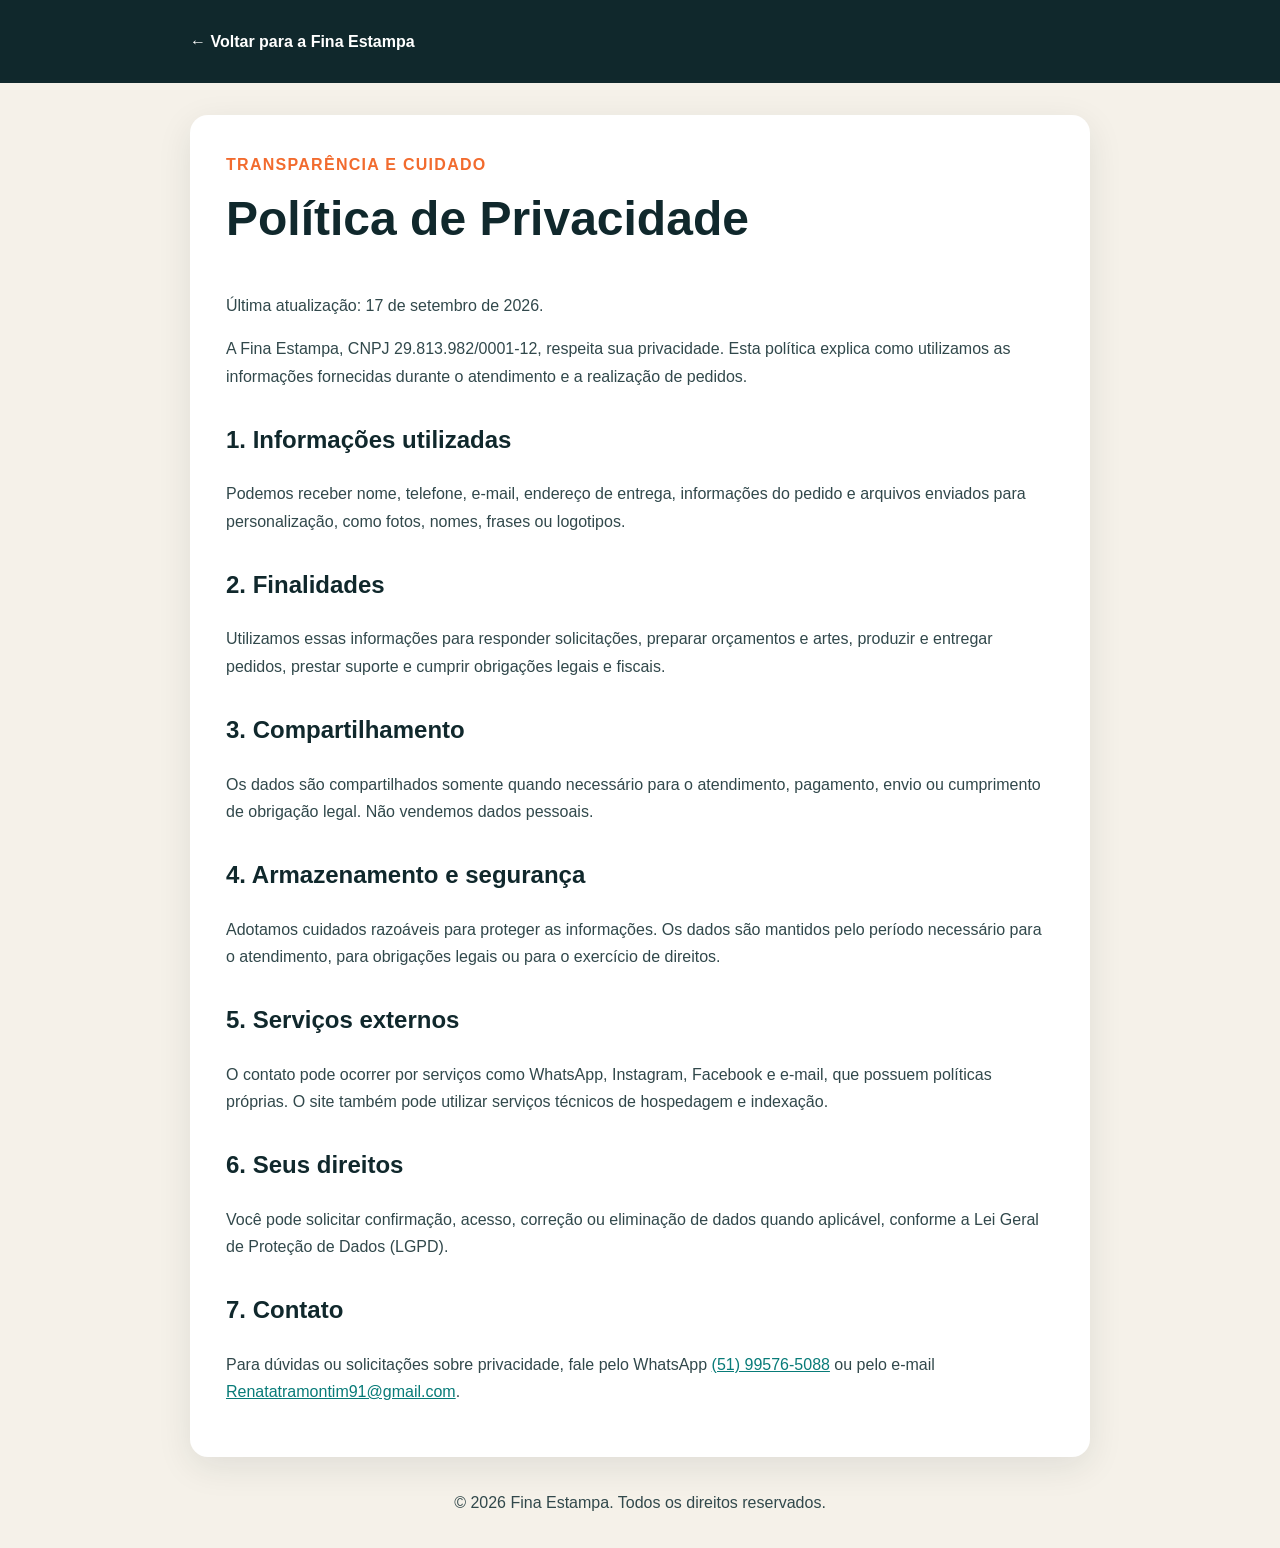
<file: public/privacidade/index.html>
<!doctype html>
<html lang="pt-BR">
<head>
  <meta charset="utf-8">
  <meta name="viewport" content="width=device-width, initial-scale=1">
  <title>Política de Privacidade | Fina Estampa</title>
  <meta name="description" content="Política de privacidade e tratamento de dados pessoais da Fina Estampa.">
  <link rel="canonical" href="https://www.finaestampas.com.br/privacidade">
  <style>
    :root{--navy:#10282c;--orange:#f26b2e;--paper:#f5f1e9;--white:#fff;--text:#31484b}
    *{box-sizing:border-box}body{margin:0;background:var(--paper);color:var(--text);font:16px/1.7 Arial,sans-serif}
    header{background:var(--navy);color:#fff;padding:28px 20px}header div,main{max-width:900px;margin:auto}
    header a{color:#fff;text-decoration:none;font-weight:700}main{background:#fff;margin:32px auto;padding:36px;border-radius:18px;box-shadow:0 10px 35px #10282c18}
    h1,h2{color:var(--navy)}h1{margin-top:0;font-size:clamp(2rem,5vw,3rem)}h2{margin-top:30px}.tag{color:var(--orange);font-weight:700;text-transform:uppercase;letter-spacing:.08em}
    a{color:#087b78}footer{text-align:center;padding:0 20px 32px}@media(max-width:600px){main{margin:16px;padding:24px}}
  </style>
</head>
<body>
  <header><div><a href="/">← Voltar para a Fina Estampa</a></div></header>
  <main>
    <div class="tag">Transparência e cuidado</div>
    <h1>Política de Privacidade</h1>
    <p>Última atualização: 17 de setembro de 2026.</p>
    <p>A Fina Estampa, CNPJ 29.813.982/0001-12, respeita sua privacidade. Esta política explica como utilizamos as informações fornecidas durante o atendimento e a realização de pedidos.</p>
    <h2>1. Informações utilizadas</h2>
    <p>Podemos receber nome, telefone, e-mail, endereço de entrega, informações do pedido e arquivos enviados para personalização, como fotos, nomes, frases ou logotipos.</p>
    <h2>2. Finalidades</h2>
    <p>Utilizamos essas informações para responder solicitações, preparar orçamentos e artes, produzir e entregar pedidos, prestar suporte e cumprir obrigações legais e fiscais.</p>
    <h2>3. Compartilhamento</h2>
    <p>Os dados são compartilhados somente quando necessário para o atendimento, pagamento, envio ou cumprimento de obrigação legal. Não vendemos dados pessoais.</p>
    <h2>4. Armazenamento e segurança</h2>
    <p>Adotamos cuidados razoáveis para proteger as informações. Os dados são mantidos pelo período necessário para o atendimento, para obrigações legais ou para o exercício de direitos.</p>
    <h2>5. Serviços externos</h2>
    <p>O contato pode ocorrer por serviços como WhatsApp, Instagram, Facebook e e-mail, que possuem políticas próprias. O site também pode utilizar serviços técnicos de hospedagem e indexação.</p>
    <h2>6. Seus direitos</h2>
    <p>Você pode solicitar confirmação, acesso, correção ou eliminação de dados quando aplicável, conforme a Lei Geral de Proteção de Dados (LGPD).</p>
    <h2>7. Contato</h2>
    <p>Para dúvidas ou solicitações sobre privacidade, fale pelo WhatsApp <a href="https://wa.me/5551995765088">(51) 99576-5088</a> ou pelo e-mail <a href="mailto:Renatatramontim91@gmail.com">Renatatramontim91@gmail.com</a>.</p>
  </main>
  <footer>© 2026 Fina Estampa. Todos os direitos reservados.</footer>
</body>
</html>
</file>
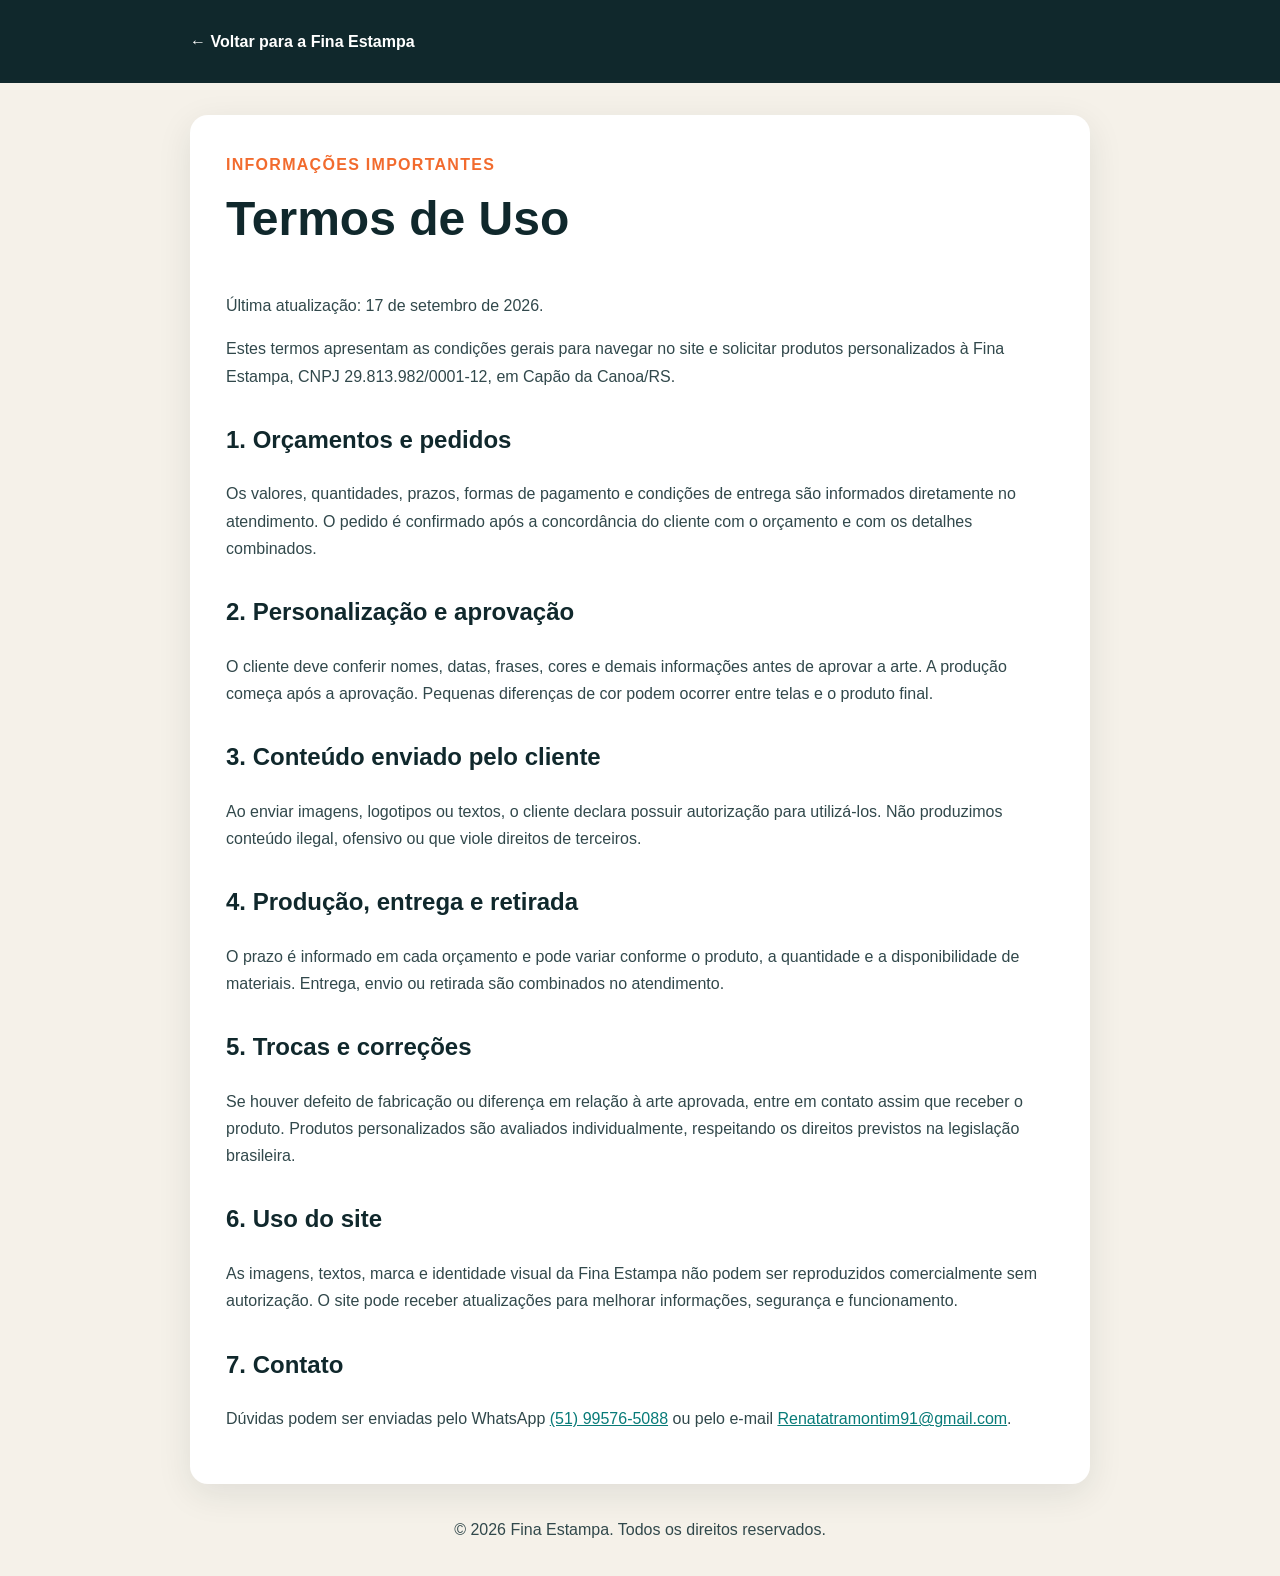
<file: public/termos/index.html>
<!doctype html>
<html lang="pt-BR">
<head>
  <meta charset="utf-8">
  <meta name="viewport" content="width=device-width, initial-scale=1">
  <title>Termos de Uso | Fina Estampa</title>
  <meta name="description" content="Termos de uso e condições para pedidos de produtos personalizados da Fina Estampa.">
  <link rel="canonical" href="https://www.finaestampas.com.br/termos">
  <style>
    :root{--navy:#10282c;--orange:#f26b2e;--paper:#f5f1e9;--white:#fff;--text:#31484b}
    *{box-sizing:border-box}body{margin:0;background:var(--paper);color:var(--text);font:16px/1.7 Arial,sans-serif}
    header{background:var(--navy);color:#fff;padding:28px 20px}header div,main{max-width:900px;margin:auto}
    header a{color:#fff;text-decoration:none;font-weight:700}main{background:#fff;margin:32px auto;padding:36px;border-radius:18px;box-shadow:0 10px 35px #10282c18}
    h1,h2{color:var(--navy)}h1{margin-top:0;font-size:clamp(2rem,5vw,3rem)}h2{margin-top:30px}.tag{color:var(--orange);font-weight:700;text-transform:uppercase;letter-spacing:.08em}
    a{color:#087b78}footer{text-align:center;padding:0 20px 32px}@media(max-width:600px){main{margin:16px;padding:24px}}
  </style>
</head>
<body>
  <header><div><a href="/">← Voltar para a Fina Estampa</a></div></header>
  <main>
    <div class="tag">Informações importantes</div>
    <h1>Termos de Uso</h1>
    <p>Última atualização: 17 de setembro de 2026.</p>
    <p>Estes termos apresentam as condições gerais para navegar no site e solicitar produtos personalizados à Fina Estampa, CNPJ 29.813.982/0001-12, em Capão da Canoa/RS.</p>
    <h2>1. Orçamentos e pedidos</h2>
    <p>Os valores, quantidades, prazos, formas de pagamento e condições de entrega são informados diretamente no atendimento. O pedido é confirmado após a concordância do cliente com o orçamento e com os detalhes combinados.</p>
    <h2>2. Personalização e aprovação</h2>
    <p>O cliente deve conferir nomes, datas, frases, cores e demais informações antes de aprovar a arte. A produção começa após a aprovação. Pequenas diferenças de cor podem ocorrer entre telas e o produto final.</p>
    <h2>3. Conteúdo enviado pelo cliente</h2>
    <p>Ao enviar imagens, logotipos ou textos, o cliente declara possuir autorização para utilizá-los. Não produzimos conteúdo ilegal, ofensivo ou que viole direitos de terceiros.</p>
    <h2>4. Produção, entrega e retirada</h2>
    <p>O prazo é informado em cada orçamento e pode variar conforme o produto, a quantidade e a disponibilidade de materiais. Entrega, envio ou retirada são combinados no atendimento.</p>
    <h2>5. Trocas e correções</h2>
    <p>Se houver defeito de fabricação ou diferença em relação à arte aprovada, entre em contato assim que receber o produto. Produtos personalizados são avaliados individualmente, respeitando os direitos previstos na legislação brasileira.</p>
    <h2>6. Uso do site</h2>
    <p>As imagens, textos, marca e identidade visual da Fina Estampa não podem ser reproduzidos comercialmente sem autorização. O site pode receber atualizações para melhorar informações, segurança e funcionamento.</p>
    <h2>7. Contato</h2>
    <p>Dúvidas podem ser enviadas pelo WhatsApp <a href="https://wa.me/5551995765088">(51) 99576-5088</a> ou pelo e-mail <a href="mailto:Renatatramontim91@gmail.com">Renatatramontim91@gmail.com</a>.</p>
  </main>
  <footer>© 2026 Fina Estampa. Todos os direitos reservados.</footer>
</body>
</html>
</file>
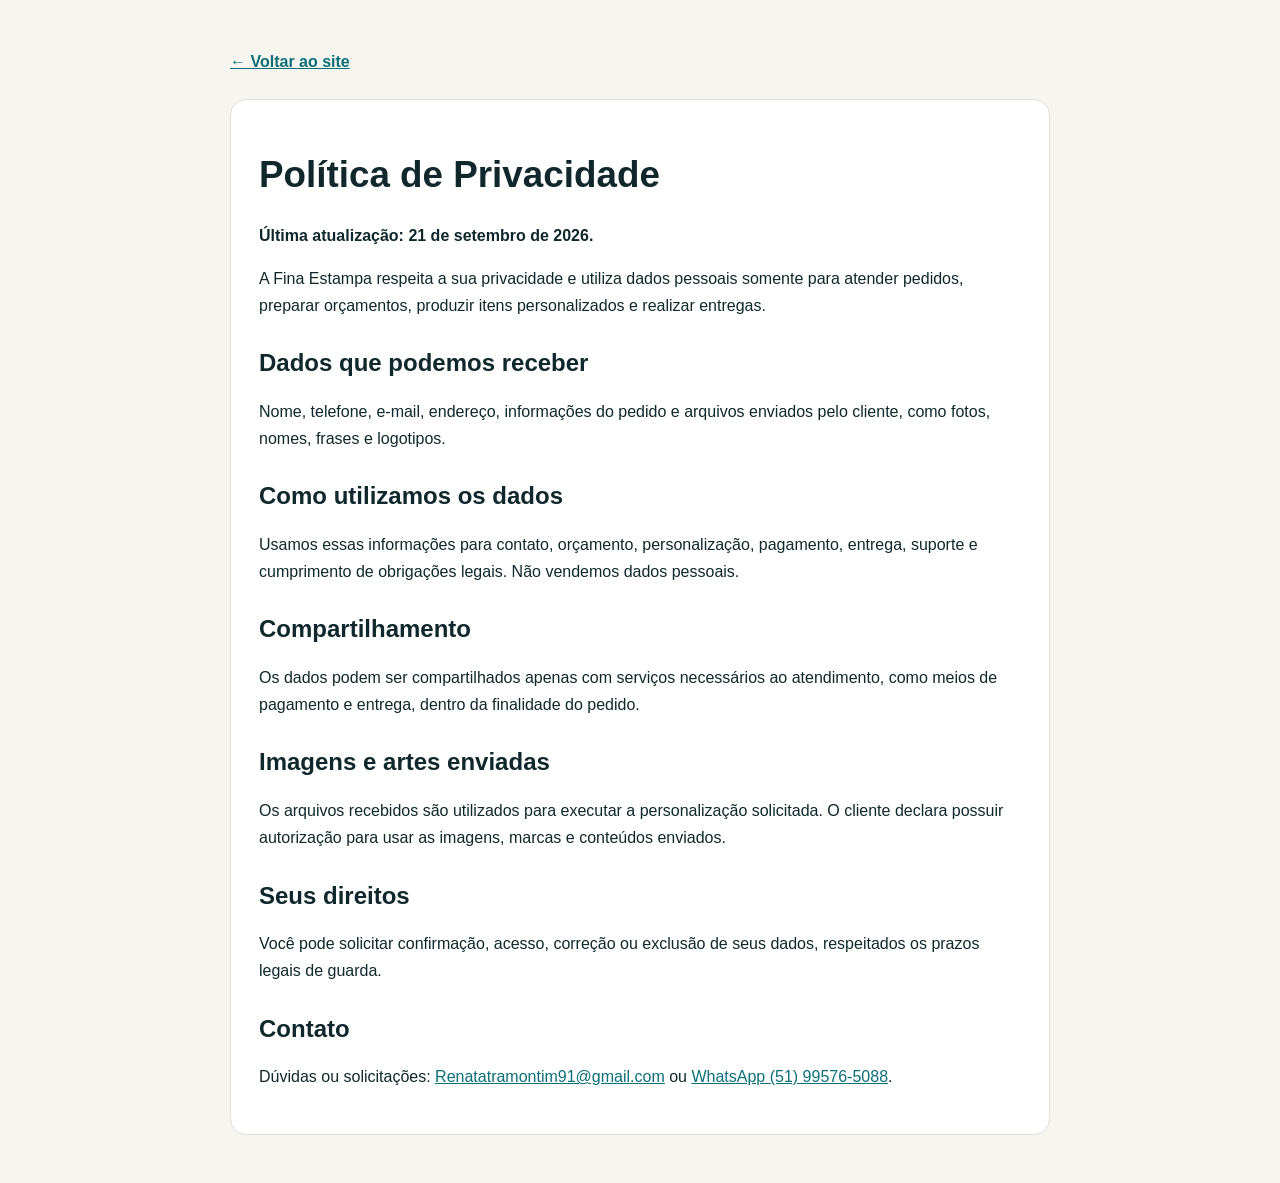
<file: privacidade.html>
<!doctype html>
<html lang="pt-BR"><head><meta charset="utf-8"><meta name="viewport" content="width=device-width,initial-scale=1"><title>Política de Privacidade | Fina Estampa</title><meta name="description" content="Política de Privacidade da Fina Estampa."><style>body{margin:0;background:#f7f5ef;color:#10282c;font:16px/1.7 Arial,sans-serif}main{max-width:820px;margin:auto;padding:48px 24px}h1,h2{line-height:1.2}h1{font-size:2.3rem}h2{margin-top:30px}a{color:#0b6f78}.box{background:#fff;border:1px solid #dce1d9;padding:28px;border-radius:16px}.back{display:inline-block;margin-bottom:24px;font-weight:700}</style></head><body><main><a class="back" href="/">&larr; Voltar ao site</a><div class="box"><h1>Política de Privacidade</h1><p><strong>Última atualização: 21 de setembro de 2026.</strong></p><p>A Fina Estampa respeita a sua privacidade e utiliza dados pessoais somente para atender pedidos, preparar orçamentos, produzir itens personalizados e realizar entregas.</p><h2>Dados que podemos receber</h2><p>Nome, telefone, e-mail, endereço, informações do pedido e arquivos enviados pelo cliente, como fotos, nomes, frases e logotipos.</p><h2>Como utilizamos os dados</h2><p>Usamos essas informações para contato, orçamento, personalização, pagamento, entrega, suporte e cumprimento de obrigações legais. Não vendemos dados pessoais.</p><h2>Compartilhamento</h2><p>Os dados podem ser compartilhados apenas com serviços necessários ao atendimento, como meios de pagamento e entrega, dentro da finalidade do pedido.</p><h2>Imagens e artes enviadas</h2><p>Os arquivos recebidos são utilizados para executar a personalização solicitada. O cliente declara possuir autorização para usar as imagens, marcas e conteúdos enviados.</p><h2>Seus direitos</h2><p>Você pode solicitar confirmação, acesso, correção ou exclusão de seus dados, respeitados os prazos legais de guarda.</p><h2>Contato</h2><p>Dúvidas ou solicitações: <a href="mailto:Renatatramontim91@gmail.com">Renatatramontim91@gmail.com</a> ou <a href="https://wa.me/5551995765088">WhatsApp (51) 99576-5088</a>.</p></div></main></body></html>
</file>
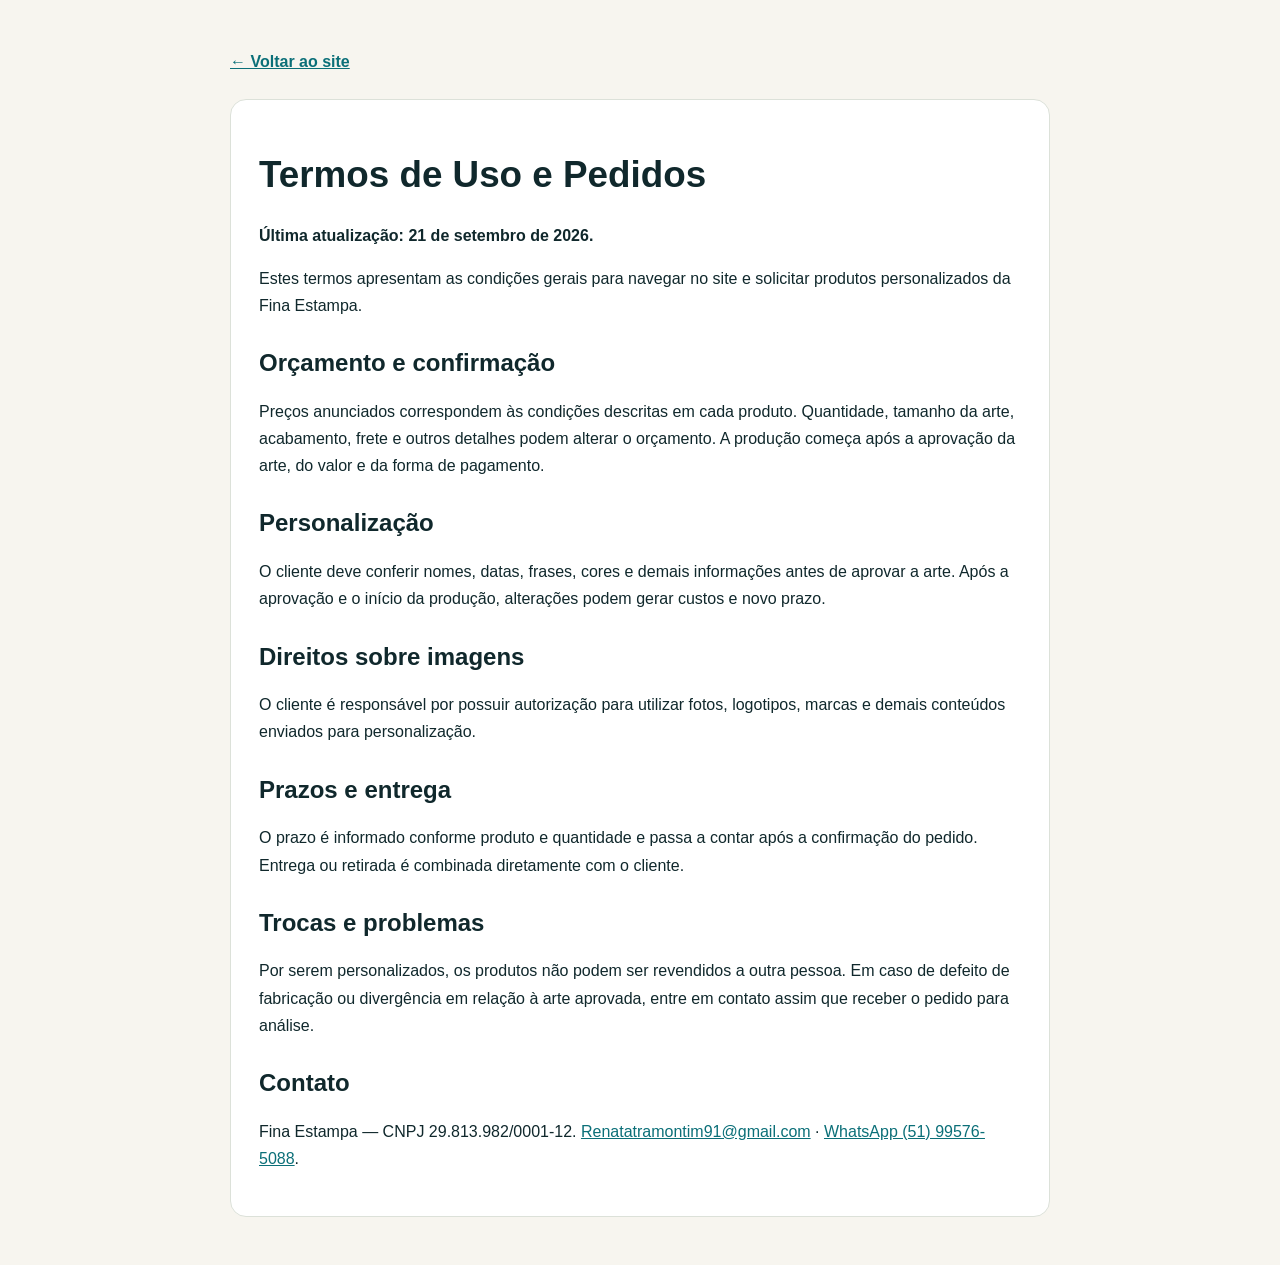
<file: termos.html>
<!doctype html>
<html lang="pt-BR"><head><meta charset="utf-8"><meta name="viewport" content="width=device-width,initial-scale=1"><title>Termos de Uso | Fina Estampa</title><meta name="description" content="Termos de Uso e condições de pedidos da Fina Estampa."><style>body{margin:0;background:#f7f5ef;color:#10282c;font:16px/1.7 Arial,sans-serif}main{max-width:820px;margin:auto;padding:48px 24px}h1,h2{line-height:1.2}h1{font-size:2.3rem}h2{margin-top:30px}a{color:#0b6f78}.box{background:#fff;border:1px solid #dce1d9;padding:28px;border-radius:16px}.back{display:inline-block;margin-bottom:24px;font-weight:700}</style></head><body><main><a class="back" href="/">&larr; Voltar ao site</a><div class="box"><h1>Termos de Uso e Pedidos</h1><p><strong>Última atualização: 21 de setembro de 2026.</strong></p><p>Estes termos apresentam as condições gerais para navegar no site e solicitar produtos personalizados da Fina Estampa.</p><h2>Orçamento e confirmação</h2><p>Preços anunciados correspondem às condições descritas em cada produto. Quantidade, tamanho da arte, acabamento, frete e outros detalhes podem alterar o orçamento. A produção começa após a aprovação da arte, do valor e da forma de pagamento.</p><h2>Personalização</h2><p>O cliente deve conferir nomes, datas, frases, cores e demais informações antes de aprovar a arte. Após a aprovação e o início da produção, alterações podem gerar custos e novo prazo.</p><h2>Direitos sobre imagens</h2><p>O cliente é responsável por possuir autorização para utilizar fotos, logotipos, marcas e demais conteúdos enviados para personalização.</p><h2>Prazos e entrega</h2><p>O prazo é informado conforme produto e quantidade e passa a contar após a confirmação do pedido. Entrega ou retirada é combinada diretamente com o cliente.</p><h2>Trocas e problemas</h2><p>Por serem personalizados, os produtos não podem ser revendidos a outra pessoa. Em caso de defeito de fabricação ou divergência em relação à arte aprovada, entre em contato assim que receber o pedido para análise.</p><h2>Contato</h2><p>Fina Estampa — CNPJ 29.813.982/0001-12. <a href="mailto:Renatatramontim91@gmail.com">Renatatramontim91@gmail.com</a> · <a href="https://wa.me/5551995765088">WhatsApp (51) 99576-5088</a>.</p></div></main></body></html>
</file>
